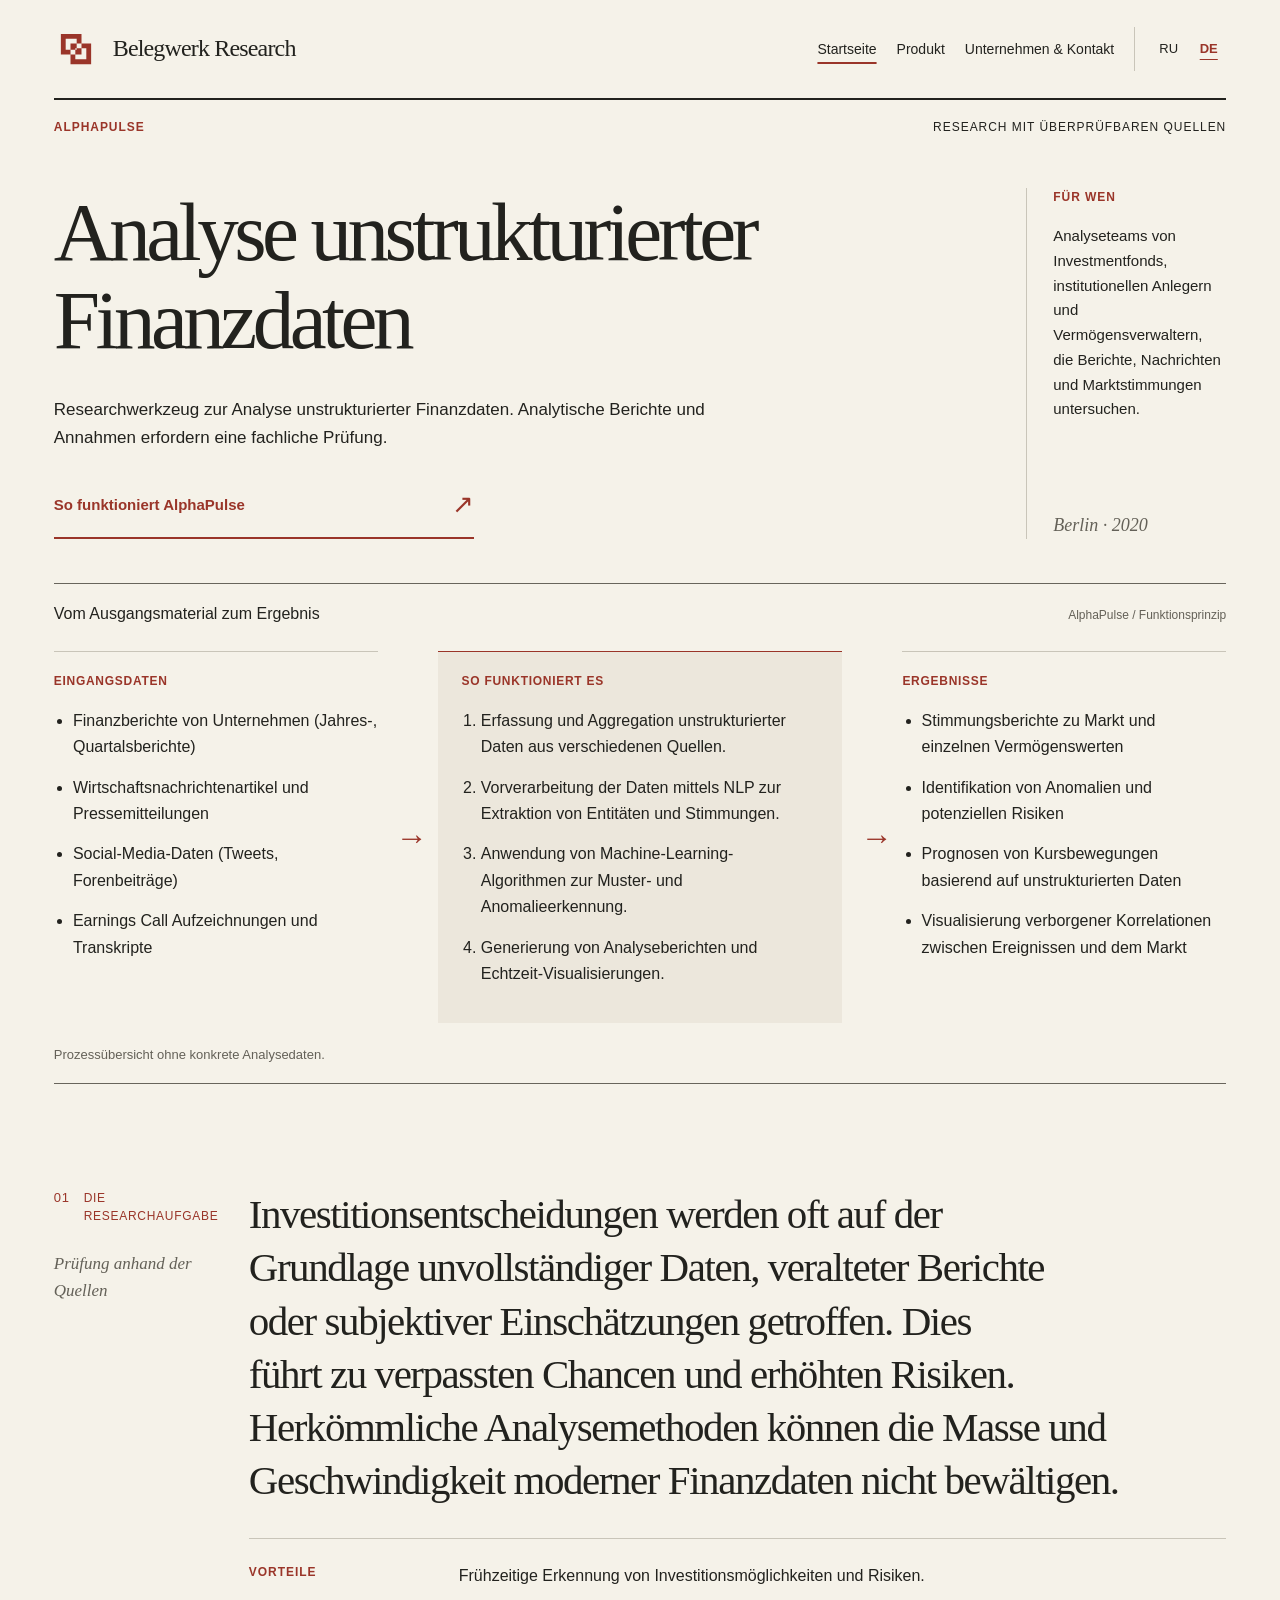
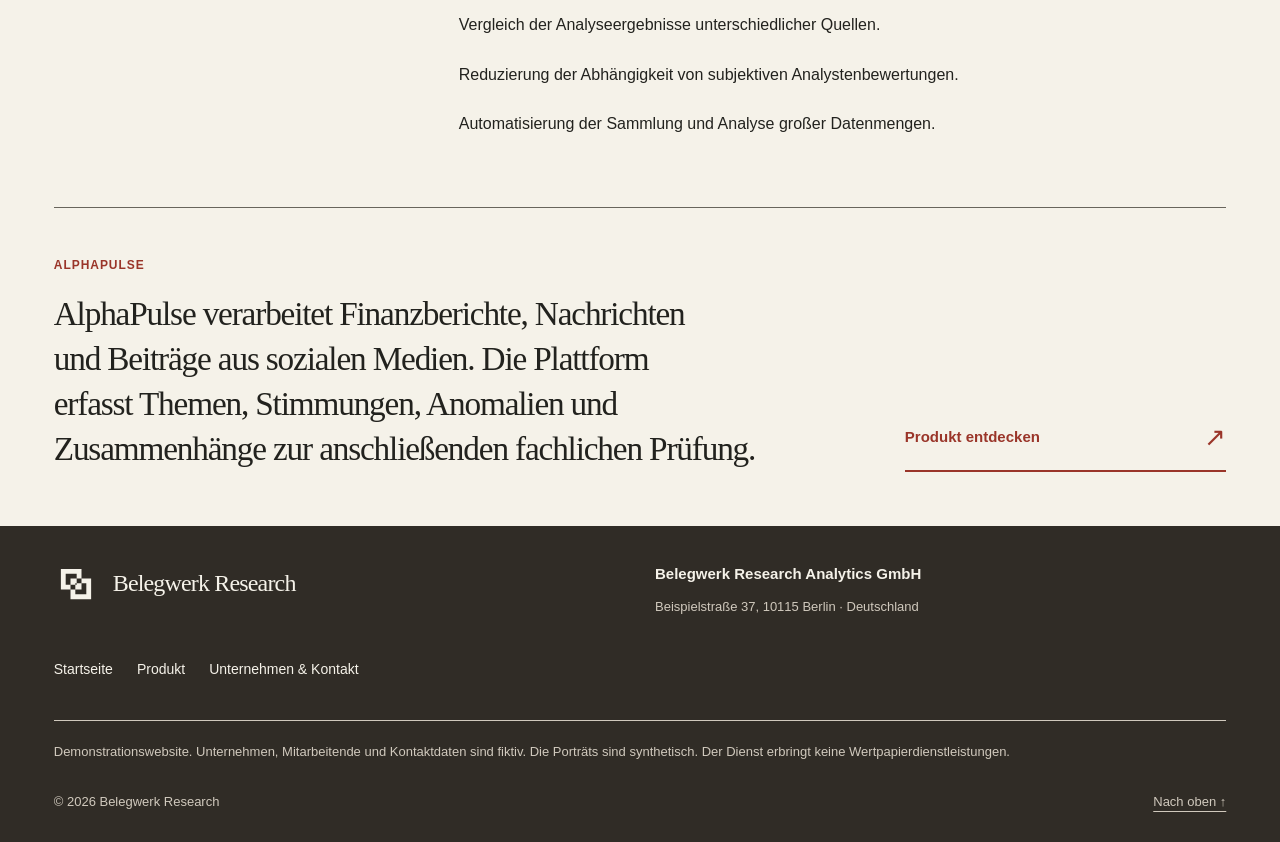
<file: index.html>
<!doctype html>
<html lang="de"><head><meta charset="UTF-8"><meta name="viewport" content="width=device-width,initial-scale=1"><meta name="theme-color" content="#f5f2e9"><title>Belegwerk Research · Startseite</title><meta name="description" content="Researchwerkzeug zur Analyse unstrukturierter Finanzdaten. Analytische Berichte und Annahmen erfordern eine fachliche Prüfung."><link rel="icon" href="assets/favicon.svg" type="image/svg+xml"><link rel="stylesheet" href="assets/styles.css"><link rel="alternate" hreflang="ru" href="ru/index.html"><link rel="alternate" hreflang="de" href="de/index.html"></head>
<body><a class="skip" href="#content">Zum Inhalt</a><div class="page-shell"><header class="site-header"><a class="brand" href="index.html"><img class="brand-mark" src="assets/logo-light.svg" alt="" width="44" height="44"><span>Belegwerk Research</span></a><div class="header-tools"><nav aria-label="Hauptnavigation"><a href="index.html" aria-current="page">Startseite</a><a href="product.html">Produkt</a><a href="about.html">Unternehmen & Kontakt</a></nav><div class="locale-switch" aria-label="Sprache"><a href="ru/index.html" lang="ru" hreflang="ru" aria-label="RU — Русский">RU</a><a href="de/index.html" lang="de" hreflang="de" aria-label="DE — Deutsch" aria-current="true">DE</a></div></div></header><main id="content" tabindex="-1"><section class="hero home-hero"><div class="issue-line"><span>AlphaPulse</span><span>Research mit überprüfbaren Quellen</span></div><div class="hero-layout"><div class="hero-main"><h1>Analyse unstrukturierter Finanzdaten</h1><div class="hero-bottom"><p class="lead">Researchwerkzeug zur Analyse unstrukturierter Finanzdaten. Analytische Berichte und Annahmen erfordern eine fachliche Prüfung.</p><a class="action" href="product.html"><span class="action-label">So funktioniert AlphaPulse</span><span aria-hidden="true">↗</span></a></div></div><aside class="editorial-note"><span class="eyebrow">Für wen</span><p>Analyseteams von Investmentfonds, institutionellen Anlegern und Vermögensverwaltern, die Berichte, Nachrichten und Marktstimmungen untersuchen.</p><span class="note-place">Berlin · 2020</span></aside></div><figure class="evidence-map" id="workflow"><figcaption><h2>Vom Ausgangsmaterial zum Ergebnis</h2><span>AlphaPulse / Funktionsprinzip</span></figcaption><div class="map-flow"><section class="map-stage"><h3>Eingangsdaten</h3><ul class=""><li>Finanzberichte von Unternehmen (Jahres-, Quartalsberichte)</li><li>Wirtschaftsnachrichtenartikel und Pressemitteilungen</li><li>Social-Media-Daten (Tweets, Forenbeiträge)</li><li>Earnings Call Aufzeichnungen und Transkripte</li></ul></section><span class="map-connector" aria-hidden="true">→</span><section class="map-stage map-stage-process"><h3>So funktioniert es</h3><ol><li>Erfassung und Aggregation unstrukturierter Daten aus verschiedenen Quellen.</li><li>Vorverarbeitung der Daten mittels NLP zur Extraktion von Entitäten und Stimmungen.</li><li>Anwendung von Machine-Learning-Algorithmen zur Muster- und Anomalieerkennung.</li><li>Generierung von Analyseberichten und Echtzeit-Visualisierungen.</li></ol></section><span class="map-connector" aria-hidden="true">→</span><section class="map-stage"><h3>Ergebnisse</h3><ul class=""><li>Stimmungsberichte zu Markt und einzelnen Vermögenswerten</li><li>Identifikation von Anomalien und potenziellen Risiken</li><li>Prognosen von Kursbewegungen basierend auf unstrukturierten Daten</li><li>Visualisierung verborgener Korrelationen zwischen Ereignissen und dem Markt</li></ul></section></div><p class="figure-note">Prozessübersicht ohne konkrete Analysedaten.</p></figure></section>
<section class="editorial-section"><div class="section-margin"><div class="folio"><span>01</span><span>Die Researchaufgabe</span></div><p>Prüfung anhand der Quellen</p></div><div class="section-content"><h2 class="statement">Investitionsentscheidungen werden oft auf der Grundlage unvollständiger Daten, veralteter Berichte oder subjektiver Einschätzungen getroffen. Dies führt zu verpassten Chancen und erhöhten Risiken. Herkömmliche Analysemethoden können die Masse und Geschwindigkeit moderner Finanzdaten nicht bewältigen.</h2><div class="benefits"><span class="eyebrow">Vorteile</span><ul class=""><li>Frühzeitige Erkennung von Investitionsmöglichkeiten und Risiken.</li><li>Vergleich der Analyseergebnisse unterschiedlicher Quellen.</li><li>Reduzierung der Abhängigkeit von subjektiven Analystenbewertungen.</li><li>Automatisierung der Sammlung und Analyse großer Datenmengen.</li></ul></div></div></section>
<section class="closing"><div><span class="eyebrow">AlphaPulse</span><h2>AlphaPulse verarbeitet Finanzberichte, Nachrichten und Beiträge aus sozialen Medien. Die Plattform erfasst Themen, Stimmungen, Anomalien und Zusammenhänge zur anschließenden fachlichen Prüfung.</h2></div><a class="action" href="product.html"><span class="action-label">Produkt entdecken</span><span aria-hidden="true">↗</span></a></section></main></div><footer><div class="footer-inner"><div class="footer-top"><a class="brand footer-brand" href="index.html"><img class="brand-mark" src="assets/logo-dark.svg" alt="" width="44" height="44"><span>Belegwerk Research</span></a><div><strong>Belegwerk Research Analytics GmbH</strong><p>Beispielstraße 37, 10115 Berlin · Deutschland</p></div><div class="footer-nav"><a href="index.html">Startseite</a><a href="product.html">Produkt</a><a href="about.html">Unternehmen & Kontakt</a></div></div><div class="footer-note"><p>Demonstrationswebsite. Unternehmen, Mitarbeitende und Kontaktdaten sind fiktiv. Die Porträts sind synthetisch. Der Dienst erbringt keine Wertpapierdienstleistungen.</p><span>© 2026 Belegwerk Research</span><a href="#content">Nach oben ↑</a></div></div></footer></body></html>
</file>
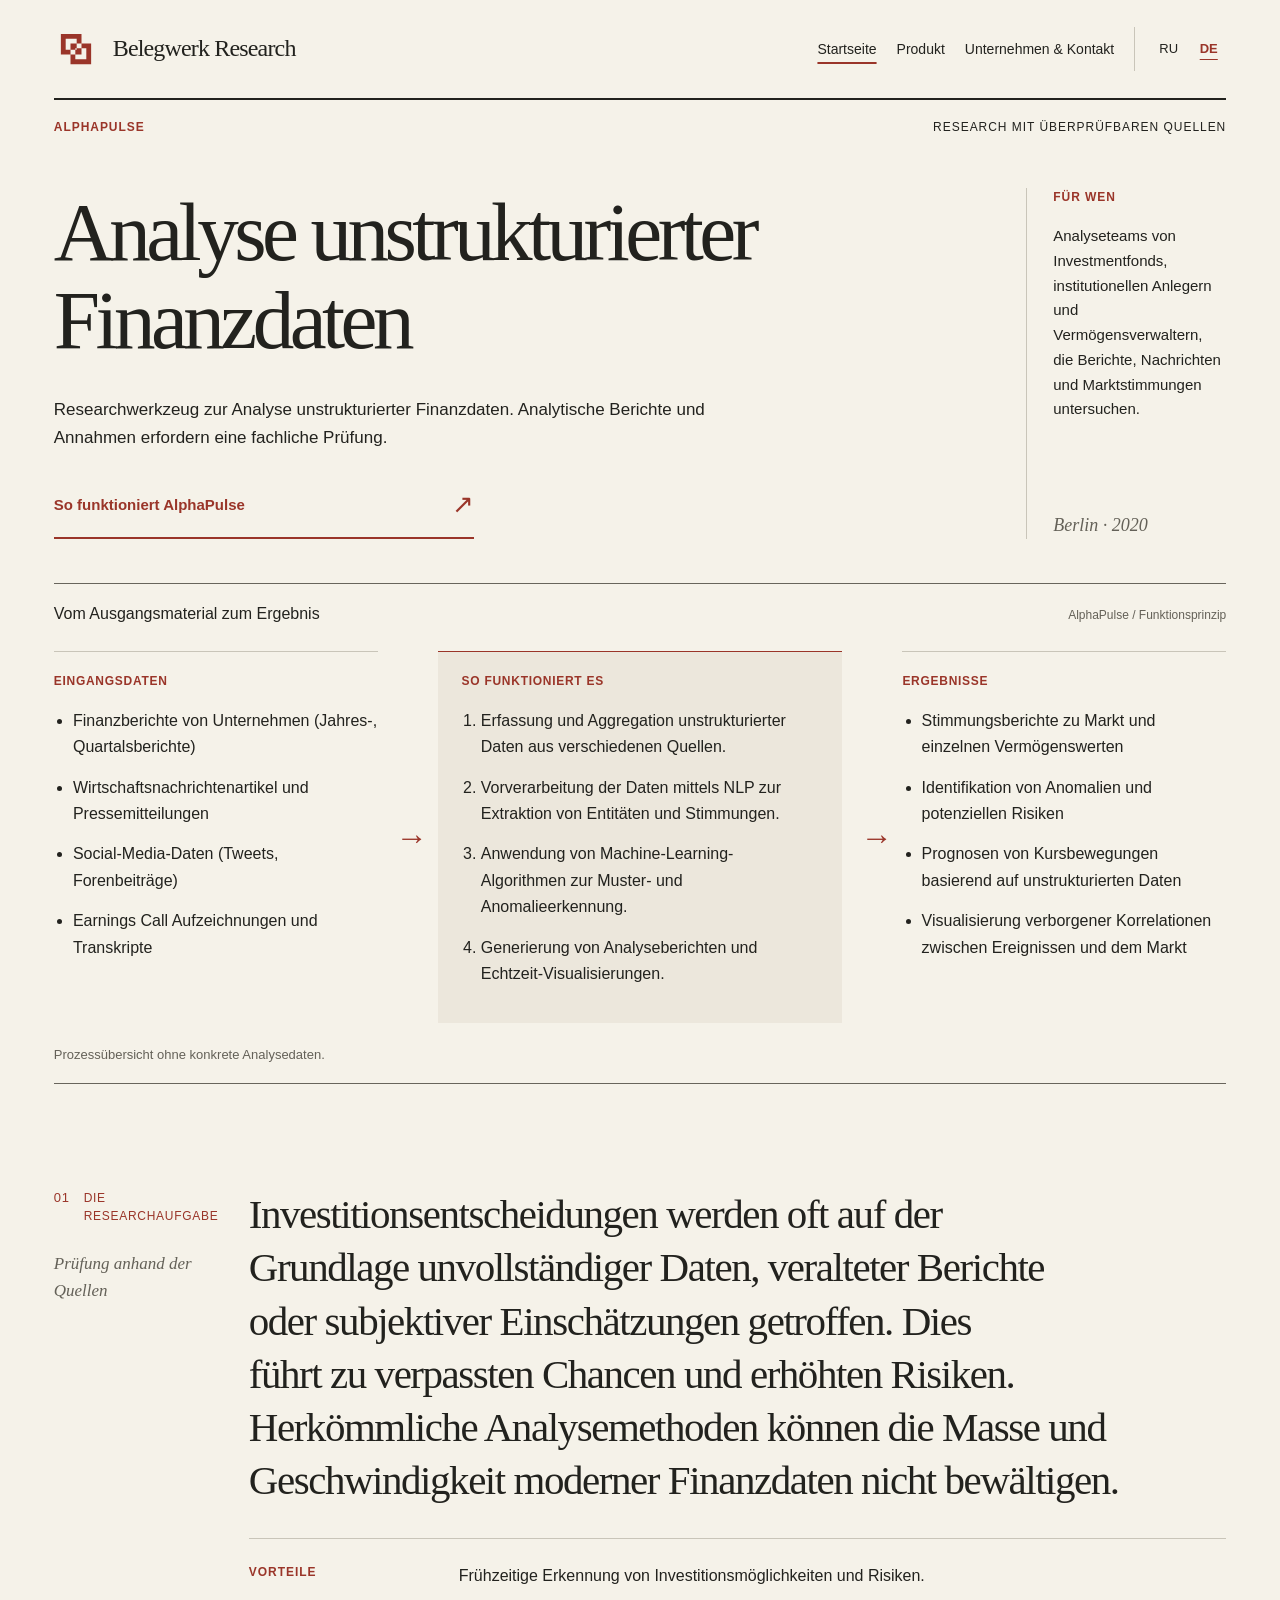
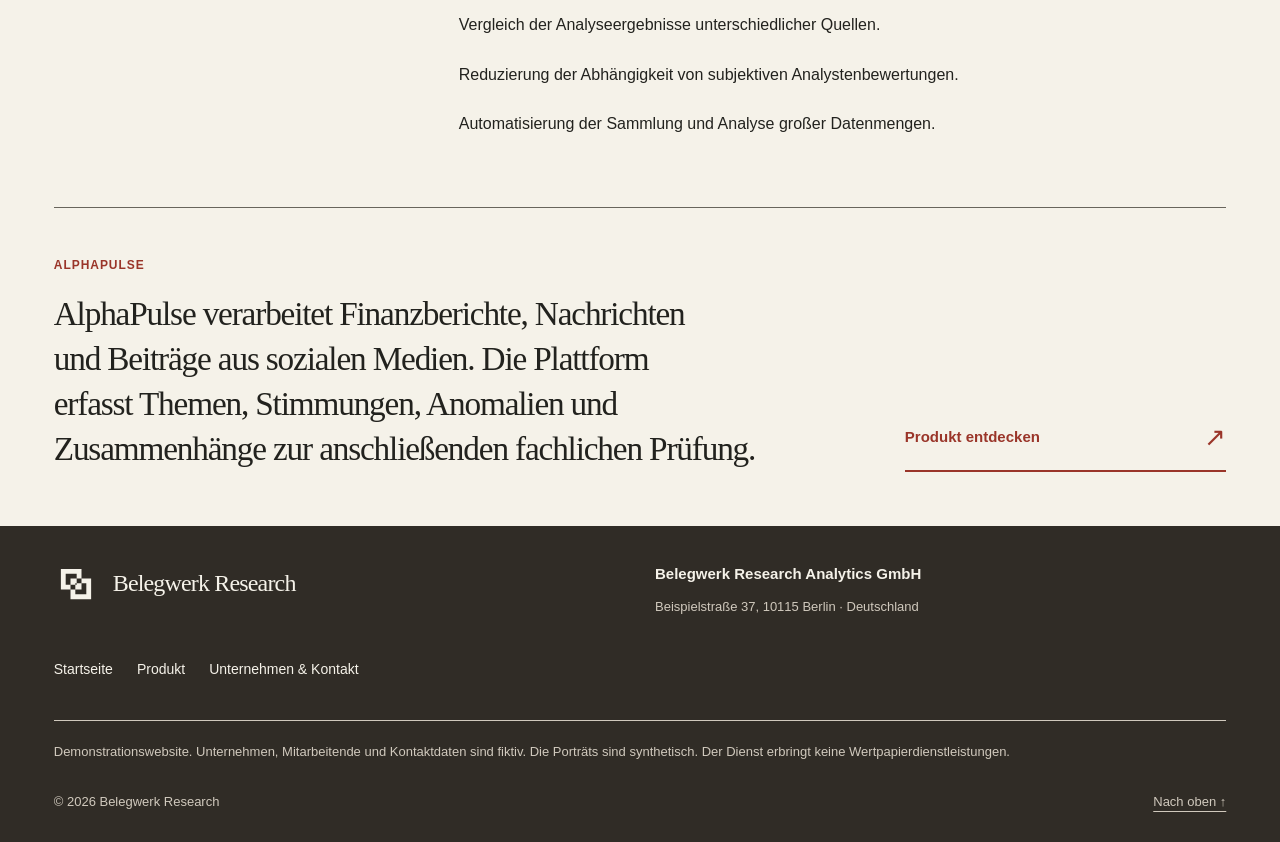
<file: de/index.html>
<!doctype html>
<html lang="de"><head><meta charset="UTF-8"><meta name="viewport" content="width=device-width,initial-scale=1"><meta name="theme-color" content="#f5f2e9"><title>Belegwerk Research · Startseite</title><meta name="description" content="Researchwerkzeug zur Analyse unstrukturierter Finanzdaten. Analytische Berichte und Annahmen erfordern eine fachliche Prüfung."><link rel="icon" href="../assets/favicon.svg" type="image/svg+xml"><link rel="stylesheet" href="../assets/styles.css"><link rel="alternate" hreflang="ru" href="../ru/index.html"><link rel="alternate" hreflang="de" href="../de/index.html"></head>
<body><a class="skip" href="#content">Zum Inhalt</a><div class="page-shell"><header class="site-header"><a class="brand" href="index.html"><img class="brand-mark" src="../assets/logo-light.svg" alt="" width="44" height="44"><span>Belegwerk Research</span></a><div class="header-tools"><nav aria-label="Hauptnavigation"><a href="index.html" aria-current="page">Startseite</a><a href="product.html">Produkt</a><a href="about.html">Unternehmen & Kontakt</a></nav><div class="locale-switch" aria-label="Sprache"><a href="../ru/index.html" lang="ru" hreflang="ru" aria-label="RU — Русский">RU</a><a href="../de/index.html" lang="de" hreflang="de" aria-label="DE — Deutsch" aria-current="true">DE</a></div></div></header><main id="content" tabindex="-1"><section class="hero home-hero"><div class="issue-line"><span>AlphaPulse</span><span>Research mit überprüfbaren Quellen</span></div><div class="hero-layout"><div class="hero-main"><h1>Analyse unstrukturierter Finanzdaten</h1><div class="hero-bottom"><p class="lead">Researchwerkzeug zur Analyse unstrukturierter Finanzdaten. Analytische Berichte und Annahmen erfordern eine fachliche Prüfung.</p><a class="action" href="product.html"><span class="action-label">So funktioniert AlphaPulse</span><span aria-hidden="true">↗</span></a></div></div><aside class="editorial-note"><span class="eyebrow">Für wen</span><p>Analyseteams von Investmentfonds, institutionellen Anlegern und Vermögensverwaltern, die Berichte, Nachrichten und Marktstimmungen untersuchen.</p><span class="note-place">Berlin · 2020</span></aside></div><figure class="evidence-map" id="workflow"><figcaption><h2>Vom Ausgangsmaterial zum Ergebnis</h2><span>AlphaPulse / Funktionsprinzip</span></figcaption><div class="map-flow"><section class="map-stage"><h3>Eingangsdaten</h3><ul class=""><li>Finanzberichte von Unternehmen (Jahres-, Quartalsberichte)</li><li>Wirtschaftsnachrichtenartikel und Pressemitteilungen</li><li>Social-Media-Daten (Tweets, Forenbeiträge)</li><li>Earnings Call Aufzeichnungen und Transkripte</li></ul></section><span class="map-connector" aria-hidden="true">→</span><section class="map-stage map-stage-process"><h3>So funktioniert es</h3><ol><li>Erfassung und Aggregation unstrukturierter Daten aus verschiedenen Quellen.</li><li>Vorverarbeitung der Daten mittels NLP zur Extraktion von Entitäten und Stimmungen.</li><li>Anwendung von Machine-Learning-Algorithmen zur Muster- und Anomalieerkennung.</li><li>Generierung von Analyseberichten und Echtzeit-Visualisierungen.</li></ol></section><span class="map-connector" aria-hidden="true">→</span><section class="map-stage"><h3>Ergebnisse</h3><ul class=""><li>Stimmungsberichte zu Markt und einzelnen Vermögenswerten</li><li>Identifikation von Anomalien und potenziellen Risiken</li><li>Prognosen von Kursbewegungen basierend auf unstrukturierten Daten</li><li>Visualisierung verborgener Korrelationen zwischen Ereignissen und dem Markt</li></ul></section></div><p class="figure-note">Prozessübersicht ohne konkrete Analysedaten.</p></figure></section>
<section class="editorial-section"><div class="section-margin"><div class="folio"><span>01</span><span>Die Researchaufgabe</span></div><p>Prüfung anhand der Quellen</p></div><div class="section-content"><h2 class="statement">Investitionsentscheidungen werden oft auf der Grundlage unvollständiger Daten, veralteter Berichte oder subjektiver Einschätzungen getroffen. Dies führt zu verpassten Chancen und erhöhten Risiken. Herkömmliche Analysemethoden können die Masse und Geschwindigkeit moderner Finanzdaten nicht bewältigen.</h2><div class="benefits"><span class="eyebrow">Vorteile</span><ul class=""><li>Frühzeitige Erkennung von Investitionsmöglichkeiten und Risiken.</li><li>Vergleich der Analyseergebnisse unterschiedlicher Quellen.</li><li>Reduzierung der Abhängigkeit von subjektiven Analystenbewertungen.</li><li>Automatisierung der Sammlung und Analyse großer Datenmengen.</li></ul></div></div></section>
<section class="closing"><div><span class="eyebrow">AlphaPulse</span><h2>AlphaPulse verarbeitet Finanzberichte, Nachrichten und Beiträge aus sozialen Medien. Die Plattform erfasst Themen, Stimmungen, Anomalien und Zusammenhänge zur anschließenden fachlichen Prüfung.</h2></div><a class="action" href="product.html"><span class="action-label">Produkt entdecken</span><span aria-hidden="true">↗</span></a></section></main></div><footer><div class="footer-inner"><div class="footer-top"><a class="brand footer-brand" href="index.html"><img class="brand-mark" src="../assets/logo-dark.svg" alt="" width="44" height="44"><span>Belegwerk Research</span></a><div><strong>Belegwerk Research Analytics GmbH</strong><p>Beispielstraße 37, 10115 Berlin · Deutschland</p></div><div class="footer-nav"><a href="index.html">Startseite</a><a href="product.html">Produkt</a><a href="about.html">Unternehmen & Kontakt</a></div></div><div class="footer-note"><p>Demonstrationswebsite. Unternehmen, Mitarbeitende und Kontaktdaten sind fiktiv. Die Porträts sind synthetisch. Der Dienst erbringt keine Wertpapierdienstleistungen.</p><span>© 2026 Belegwerk Research</span><a href="#content">Nach oben ↑</a></div></div></footer></body></html>
</file>
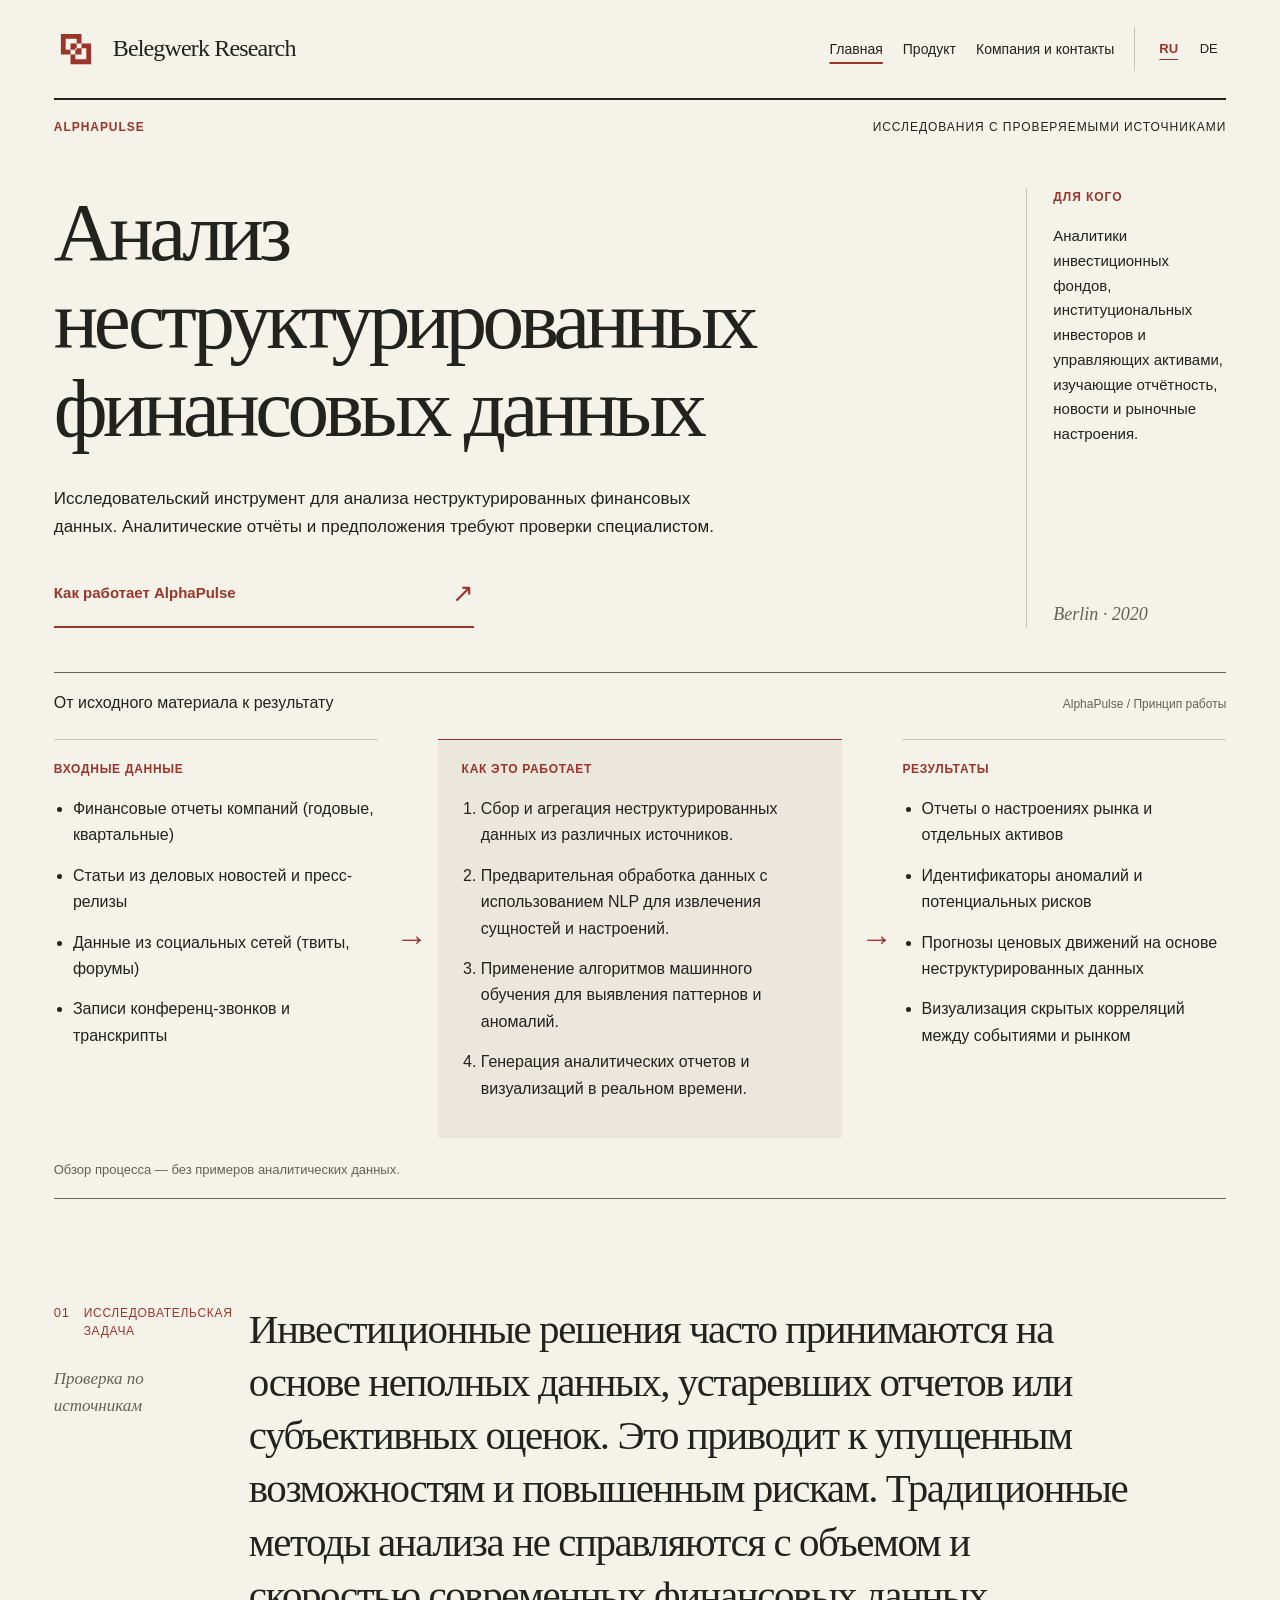
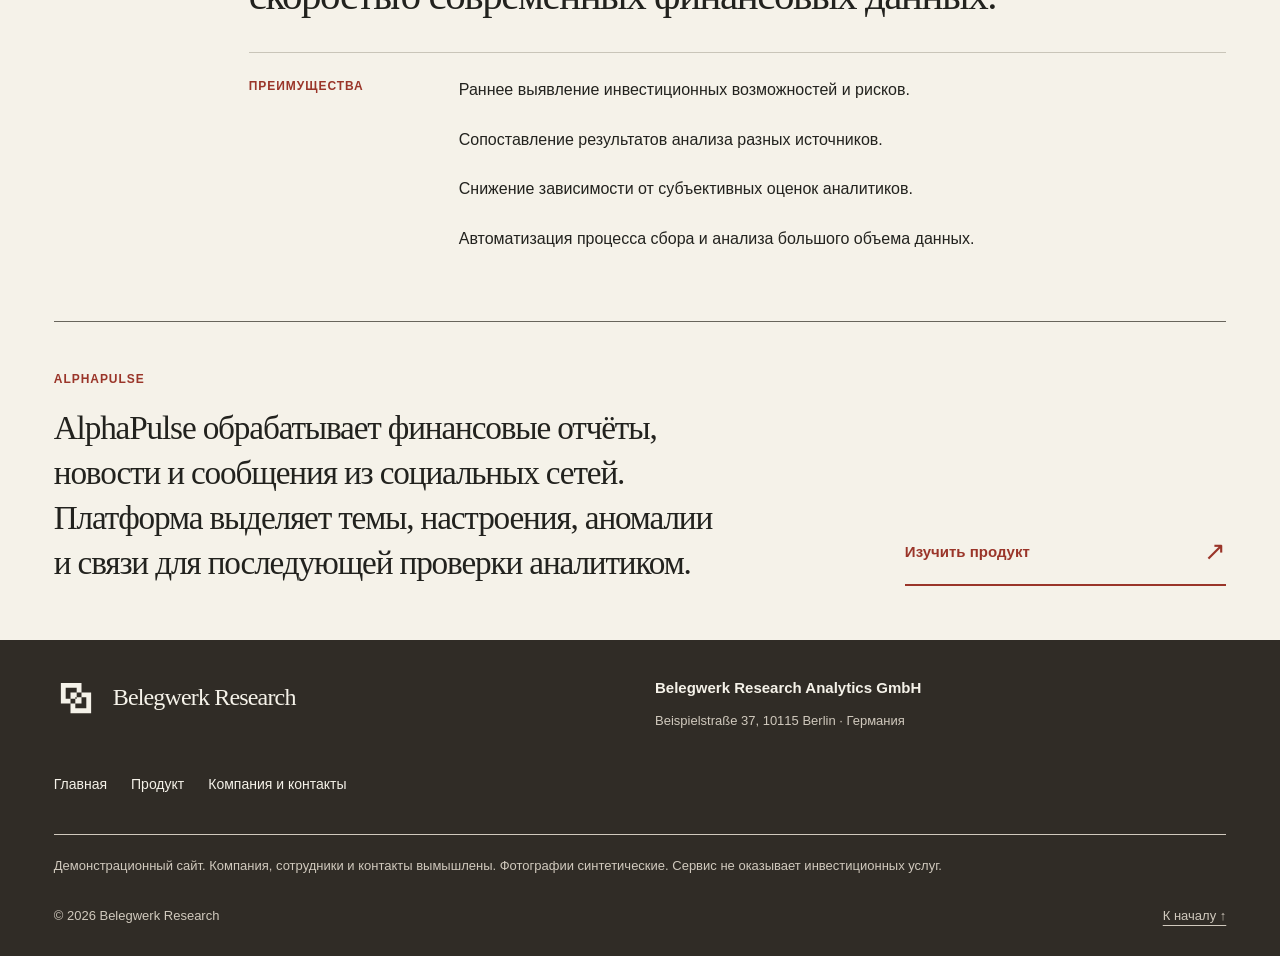
<file: ru/index.html>
<!doctype html>
<html lang="ru"><head><meta charset="UTF-8"><meta name="viewport" content="width=device-width,initial-scale=1"><meta name="theme-color" content="#f5f2e9"><title>Belegwerk Research · Главная</title><meta name="description" content="Исследовательский инструмент для анализа неструктурированных финансовых данных. Аналитические отчёты и предположения требуют проверки специалистом."><link rel="icon" href="../assets/favicon.svg" type="image/svg+xml"><link rel="stylesheet" href="../assets/styles.css"><link rel="alternate" hreflang="ru" href="../ru/index.html"><link rel="alternate" hreflang="de" href="../de/index.html"></head>
<body><a class="skip" href="#content">К содержимому</a><div class="page-shell"><header class="site-header"><a class="brand" href="index.html"><img class="brand-mark" src="../assets/logo-light.svg" alt="" width="44" height="44"><span>Belegwerk Research</span></a><div class="header-tools"><nav aria-label="Основная навигация"><a href="index.html" aria-current="page">Главная</a><a href="product.html">Продукт</a><a href="about.html">Компания и контакты</a></nav><div class="locale-switch" aria-label="Язык сайта"><a href="../ru/index.html" lang="ru" hreflang="ru" aria-label="RU — Русский" aria-current="true">RU</a><a href="../de/index.html" lang="de" hreflang="de" aria-label="DE — Deutsch">DE</a></div></div></header><main id="content" tabindex="-1"><section class="hero home-hero"><div class="issue-line"><span>AlphaPulse</span><span>Исследования с проверяемыми источниками</span></div><div class="hero-layout"><div class="hero-main"><h1>Анализ неструктурированных финансовых данных</h1><div class="hero-bottom"><p class="lead">Исследовательский инструмент для анализа неструктурированных финансовых данных. Аналитические отчёты и предположения требуют проверки специалистом.</p><a class="action" href="product.html"><span class="action-label">Как работает AlphaPulse</span><span aria-hidden="true">↗</span></a></div></div><aside class="editorial-note"><span class="eyebrow">Для кого</span><p>Аналитики инвестиционных фондов, институциональных инвесторов и управляющих активами, изучающие отчётность, новости и рыночные настроения.</p><span class="note-place">Berlin · 2020</span></aside></div><figure class="evidence-map" id="workflow"><figcaption><h2>От исходного материала к результату</h2><span>AlphaPulse / Принцип работы</span></figcaption><div class="map-flow"><section class="map-stage"><h3>Входные данные</h3><ul class=""><li>Финансовые отчеты компаний (годовые, квартальные)</li><li>Статьи из деловых новостей и пресс-релизы</li><li>Данные из социальных сетей (твиты, форумы)</li><li>Записи конференц-звонков и транскрипты</li></ul></section><span class="map-connector" aria-hidden="true">→</span><section class="map-stage map-stage-process"><h3>Как это работает</h3><ol><li>Сбор и агрегация неструктурированных данных из различных источников.</li><li>Предварительная обработка данных с использованием NLP для извлечения сущностей и настроений.</li><li>Применение алгоритмов машинного обучения для выявления паттернов и аномалий.</li><li>Генерация аналитических отчетов и визуализаций в реальном времени.</li></ol></section><span class="map-connector" aria-hidden="true">→</span><section class="map-stage"><h3>Результаты</h3><ul class=""><li>Отчеты о настроениях рынка и отдельных активов</li><li>Идентификаторы аномалий и потенциальных рисков</li><li>Прогнозы ценовых движений на основе неструктурированных данных</li><li>Визуализация скрытых корреляций между событиями и рынком</li></ul></section></div><p class="figure-note">Обзор процесса — без примеров аналитических данных.</p></figure></section>
<section class="editorial-section"><div class="section-margin"><div class="folio"><span>01</span><span>Исследовательская задача</span></div><p>Проверка по источникам</p></div><div class="section-content"><h2 class="statement">Инвестиционные решения часто принимаются на основе неполных данных, устаревших отчетов или субъективных оценок. Это приводит к упущенным возможностям и повышенным рискам. Традиционные методы анализа не справляются с объемом и скоростью современных финансовых данных.</h2><div class="benefits"><span class="eyebrow">Преимущества</span><ul class=""><li>Раннее выявление инвестиционных возможностей и рисков.</li><li>Сопоставление результатов анализа разных источников.</li><li>Снижение зависимости от субъективных оценок аналитиков.</li><li>Автоматизация процесса сбора и анализа большого объема данных.</li></ul></div></div></section>
<section class="closing"><div><span class="eyebrow">AlphaPulse</span><h2>AlphaPulse обрабатывает финансовые отчёты, новости и сообщения из социальных сетей. Платформа выделяет темы, настроения, аномалии и связи для последующей проверки аналитиком.</h2></div><a class="action" href="product.html"><span class="action-label">Изучить продукт</span><span aria-hidden="true">↗</span></a></section></main></div><footer><div class="footer-inner"><div class="footer-top"><a class="brand footer-brand" href="index.html"><img class="brand-mark" src="../assets/logo-dark.svg" alt="" width="44" height="44"><span>Belegwerk Research</span></a><div><strong>Belegwerk Research Analytics GmbH</strong><p>Beispielstraße 37, 10115 Berlin · Германия</p></div><div class="footer-nav"><a href="index.html">Главная</a><a href="product.html">Продукт</a><a href="about.html">Компания и контакты</a></div></div><div class="footer-note"><p>Демонстрационный сайт. Компания, сотрудники и контакты вымышлены. Фотографии синтетические. Сервис не оказывает инвестиционных услуг.</p><span>© 2026 Belegwerk Research</span><a href="#content">К началу ↑</a></div></div></footer></body></html>
</file>
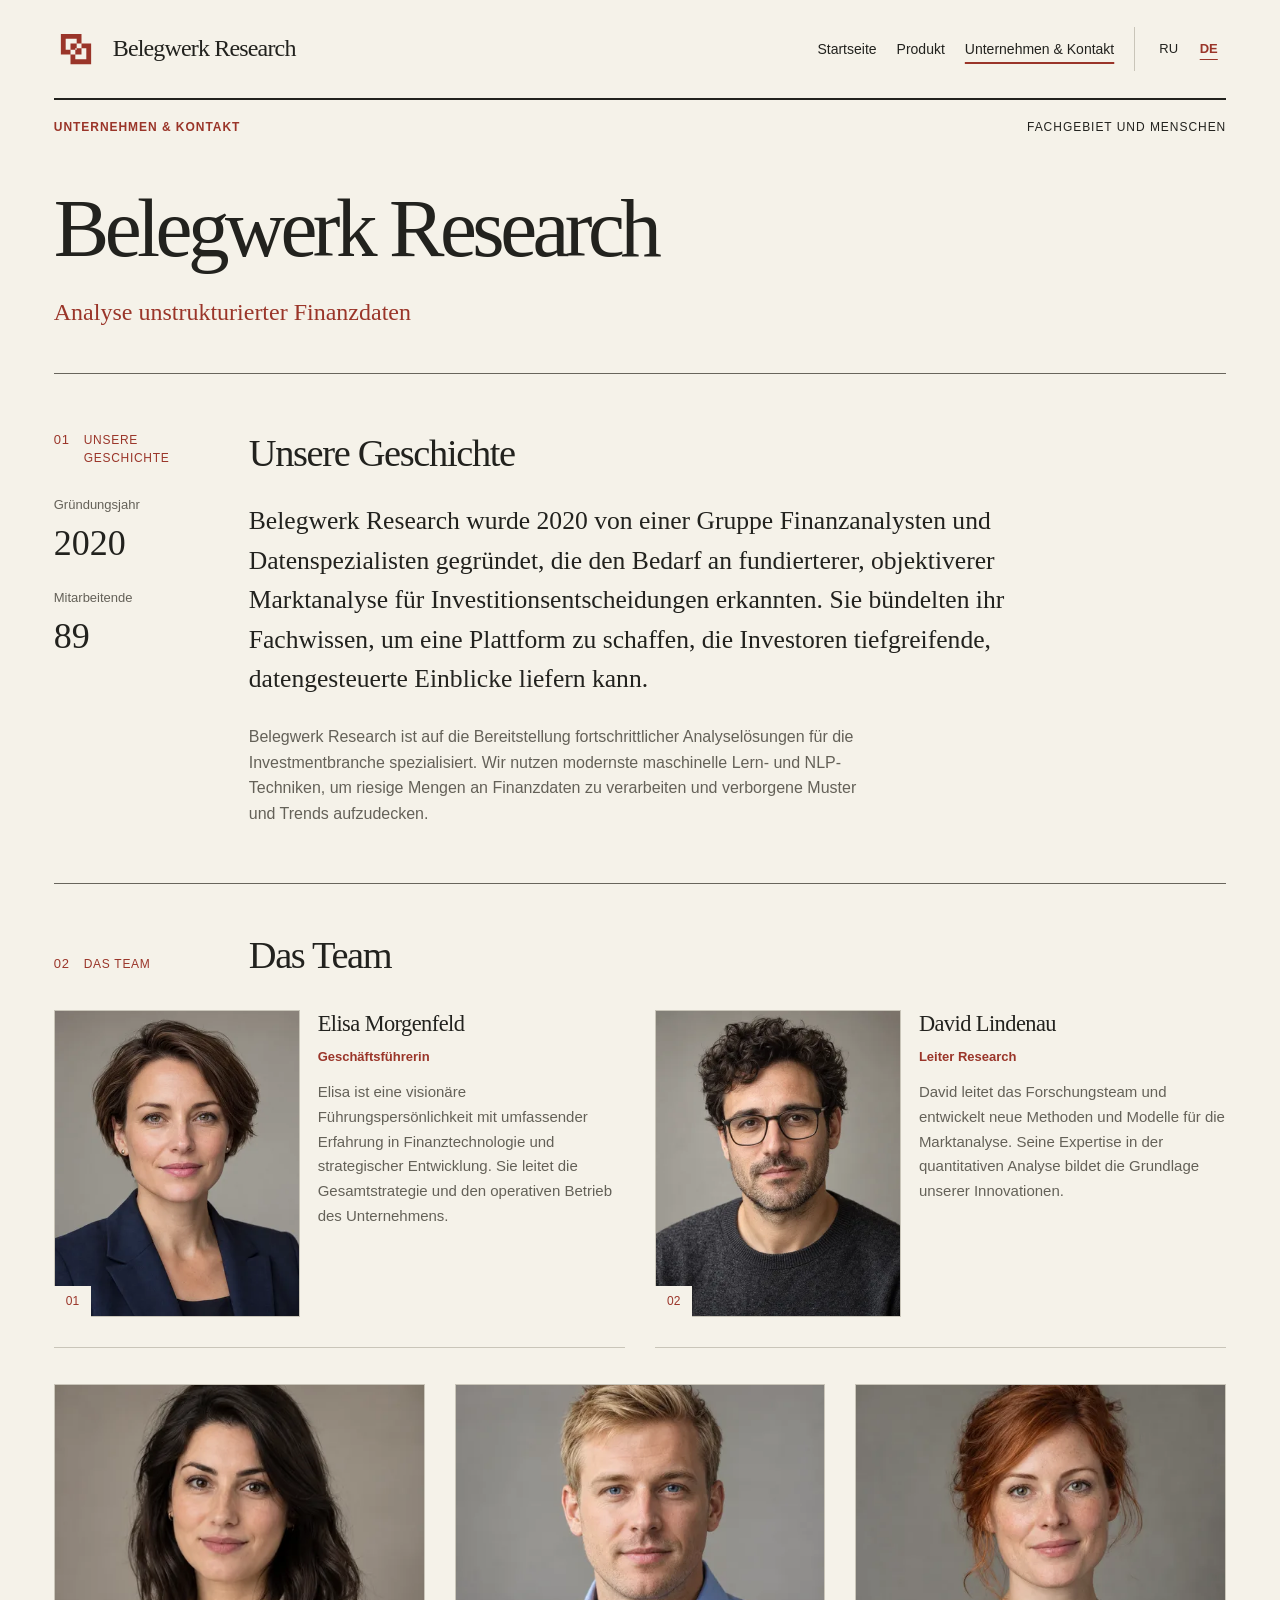
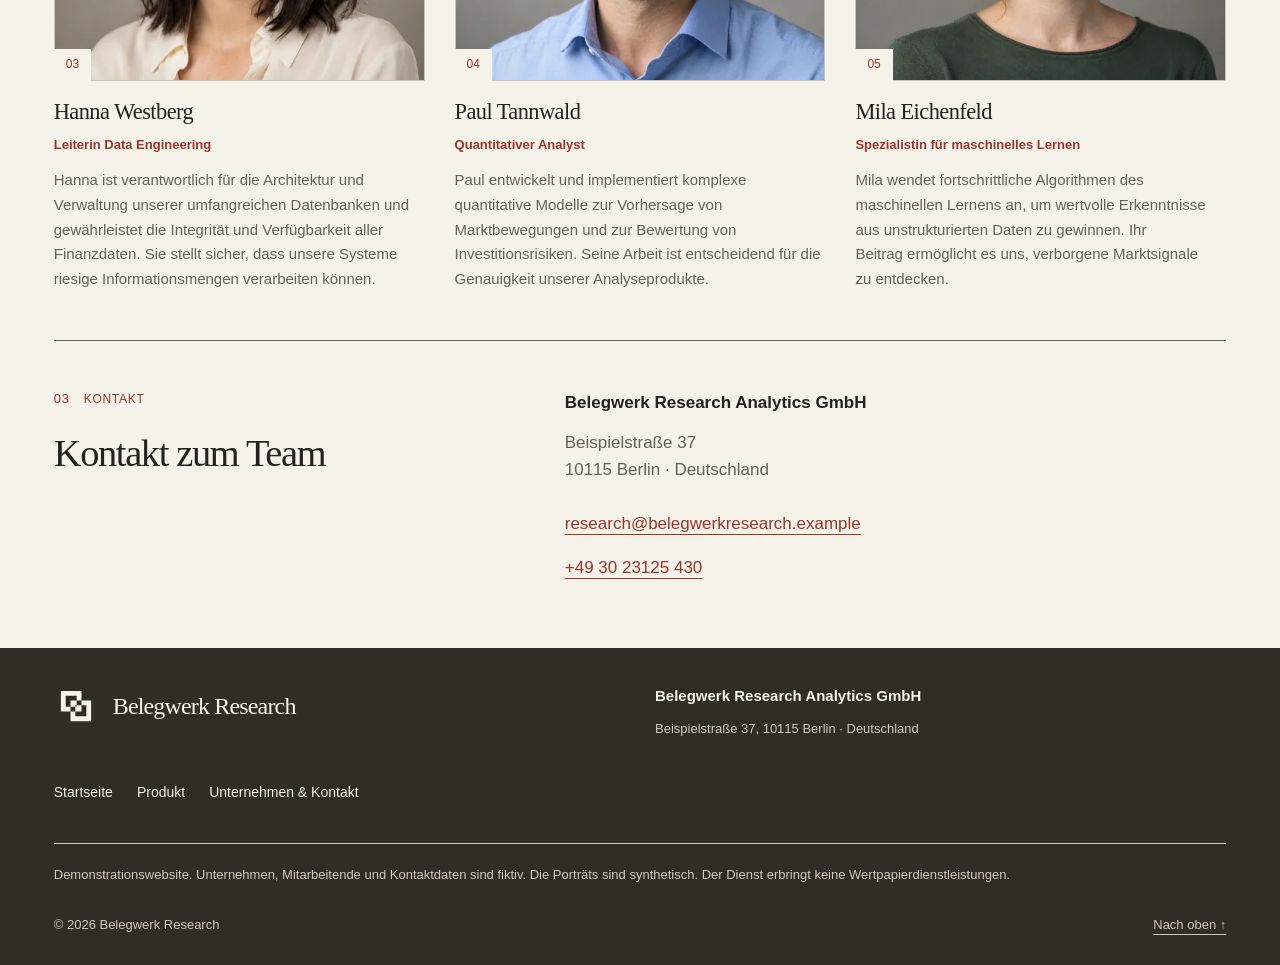
<file: about.html>
<!doctype html>
<html lang="de"><head><meta charset="UTF-8"><meta name="viewport" content="width=device-width,initial-scale=1"><meta name="theme-color" content="#f5f2e9"><title>Belegwerk Research · Unternehmen & Kontakt</title><meta name="description" content="Researchwerkzeug zur Analyse unstrukturierter Finanzdaten. Analytische Berichte und Annahmen erfordern eine fachliche Prüfung."><link rel="icon" href="assets/favicon.svg" type="image/svg+xml"><link rel="stylesheet" href="assets/styles.css"><link rel="alternate" hreflang="ru" href="ru/about.html"><link rel="alternate" hreflang="de" href="de/about.html"></head>
<body><a class="skip" href="#content">Zum Inhalt</a><div class="page-shell"><header class="site-header"><a class="brand" href="index.html"><img class="brand-mark" src="assets/logo-light.svg" alt="" width="44" height="44"><span>Belegwerk Research</span></a><div class="header-tools"><nav aria-label="Hauptnavigation"><a href="index.html">Startseite</a><a href="product.html">Produkt</a><a href="about.html" aria-current="page">Unternehmen & Kontakt</a></nav><div class="locale-switch" aria-label="Sprache"><a href="ru/about.html" lang="ru" hreflang="ru" aria-label="RU — Русский">RU</a><a href="de/about.html" lang="de" hreflang="de" aria-label="DE — Deutsch" aria-current="true">DE</a></div></div></header><main id="content" tabindex="-1"><section class="hero company-hero"><div class="issue-line"><span>Unternehmen & Kontakt</span><span>Fachgebiet und Menschen</span></div><h1>Belegwerk Research</h1><p class="company-specialization">Analyse unstrukturierter Finanzdaten</p></section>
<section class="editorial-section story-section"><div class="section-margin"><div class="folio"><span>01</span><span>Unsere Geschichte</span></div><dl class="company-facts"><div><dt>Gründungsjahr</dt><dd>2020</dd></div><div><dt>Mitarbeitende</dt><dd>89</dd></div></dl></div><div class="section-content"><h2 class="section-title">Unsere Geschichte</h2><p class="story">Belegwerk Research wurde 2020 von einer Gruppe Finanzanalysten und Datenspezialisten gegründet, die den Bedarf an fundierterer, objektiverer Marktanalyse für Investitionsentscheidungen erkannten. Sie bündelten ihr Fachwissen, um eine Plattform zu schaffen, die Investoren tiefgreifende, datengesteuerte Einblicke liefern kann.</p><p class="activity">Belegwerk Research ist auf die Bereitstellung fortschrittlicher Analyselösungen für die Investmentbranche spezialisiert. Wir nutzen modernste maschinelle Lern- und NLP-Techniken, um riesige Mengen an Finanzdaten zu verarbeiten und verborgene Muster und Trends aufzudecken.</p></div></section>
<section class="team-section"><div class="section-top"><div class="folio"><span>02</span><span>Das Team</span></div><h2>Das Team</h2></div><div class="team"><article class="person"><div class="portrait"><img src="assets/team/employee-1.webp" alt="Elisa Morgenfeld — Synthetisches Demonstrationsporträt" width="480" height="480" loading="lazy"><span aria-hidden="true">01</span></div><div class="person-copy"><h3>Elisa Morgenfeld</h3><p class="role">Geschäftsführerin</p><p class="bio">Elisa ist eine visionäre Führungspersönlichkeit mit umfassender Erfahrung in Finanztechnologie und strategischer Entwicklung. Sie leitet die Gesamtstrategie und den operativen Betrieb des Unternehmens.</p></div></article><article class="person"><div class="portrait"><img src="assets/team/employee-2.webp" alt="David Lindenau — Synthetisches Demonstrationsporträt" width="480" height="480" loading="lazy"><span aria-hidden="true">02</span></div><div class="person-copy"><h3>David Lindenau</h3><p class="role">Leiter Research</p><p class="bio">David leitet das Forschungsteam und entwickelt neue Methoden und Modelle für die Marktanalyse. Seine Expertise in der quantitativen Analyse bildet die Grundlage unserer Innovationen.</p></div></article><article class="person"><div class="portrait"><img src="assets/team/employee-3.webp" alt="Hanna Westberg — Synthetisches Demonstrationsporträt" width="480" height="480" loading="lazy"><span aria-hidden="true">03</span></div><div class="person-copy"><h3>Hanna Westberg</h3><p class="role">Leiterin Data Engineering</p><p class="bio">Hanna ist verantwortlich für die Architektur und Verwaltung unserer umfangreichen Datenbanken und gewährleistet die Integrität und Verfügbarkeit aller Finanzdaten. Sie stellt sicher, dass unsere Systeme riesige Informationsmengen verarbeiten können.</p></div></article><article class="person"><div class="portrait"><img src="assets/team/employee-4.webp" alt="Paul Tannwald — Synthetisches Demonstrationsporträt" width="480" height="480" loading="lazy"><span aria-hidden="true">04</span></div><div class="person-copy"><h3>Paul Tannwald</h3><p class="role">Quantitativer Analyst</p><p class="bio">Paul entwickelt und implementiert komplexe quantitative Modelle zur Vorhersage von Marktbewegungen und zur Bewertung von Investitionsrisiken. Seine Arbeit ist entscheidend für die Genauigkeit unserer Analyseprodukte.</p></div></article><article class="person"><div class="portrait"><img src="assets/team/employee-5.webp" alt="Mila Eichenfeld — Synthetisches Demonstrationsporträt" width="480" height="480" loading="lazy"><span aria-hidden="true">05</span></div><div class="person-copy"><h3>Mila Eichenfeld</h3><p class="role">Spezialistin für maschinelles Lernen</p><p class="bio">Mila wendet fortschrittliche Algorithmen des maschinellen Lernens an, um wertvolle Erkenntnisse aus unstrukturierten Daten zu gewinnen. Ihr Beitrag ermöglicht es uns, verborgene Marktsignale zu entdecken.</p></div></article></div></section>
<section class="contact-section" id="contact"><div><div class="folio"><span>03</span><span>Kontakt</span></div><h2>Kontakt zum Team</h2></div><address><strong>Belegwerk Research Analytics GmbH</strong><p>Beispielstraße 37<br>10115 Berlin · Deutschland</p><a href="mailto:research@belegwerkresearch.example">research@belegwerkresearch.example</a><a href="tel:+493023125430">+49 30 23125 430</a></address></section></main></div><footer><div class="footer-inner"><div class="footer-top"><a class="brand footer-brand" href="index.html"><img class="brand-mark" src="assets/logo-dark.svg" alt="" width="44" height="44"><span>Belegwerk Research</span></a><div><strong>Belegwerk Research Analytics GmbH</strong><p>Beispielstraße 37, 10115 Berlin · Deutschland</p></div><div class="footer-nav"><a href="index.html">Startseite</a><a href="product.html">Produkt</a><a href="about.html">Unternehmen & Kontakt</a></div></div><div class="footer-note"><p>Demonstrationswebsite. Unternehmen, Mitarbeitende und Kontaktdaten sind fiktiv. Die Porträts sind synthetisch. Der Dienst erbringt keine Wertpapierdienstleistungen.</p><span>© 2026 Belegwerk Research</span><a href="#content">Nach oben ↑</a></div></div></footer></body></html>
</file>
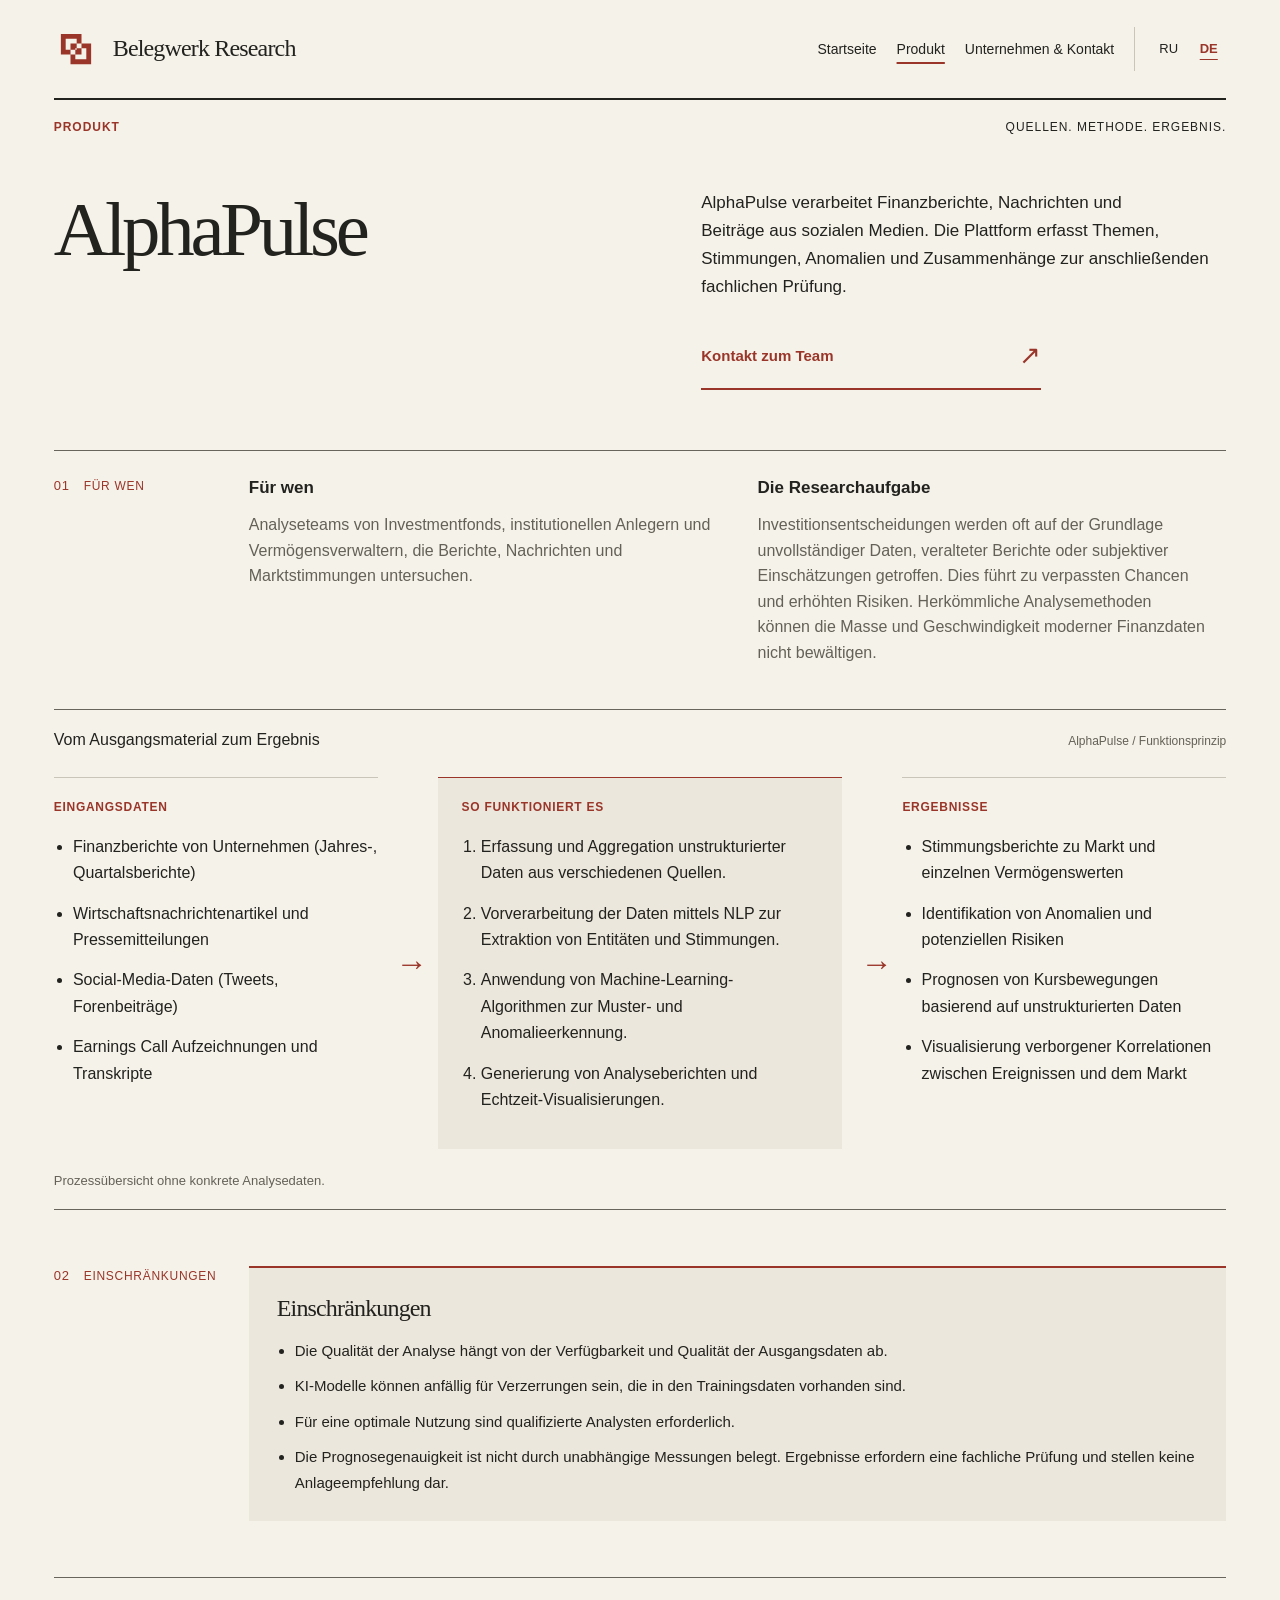
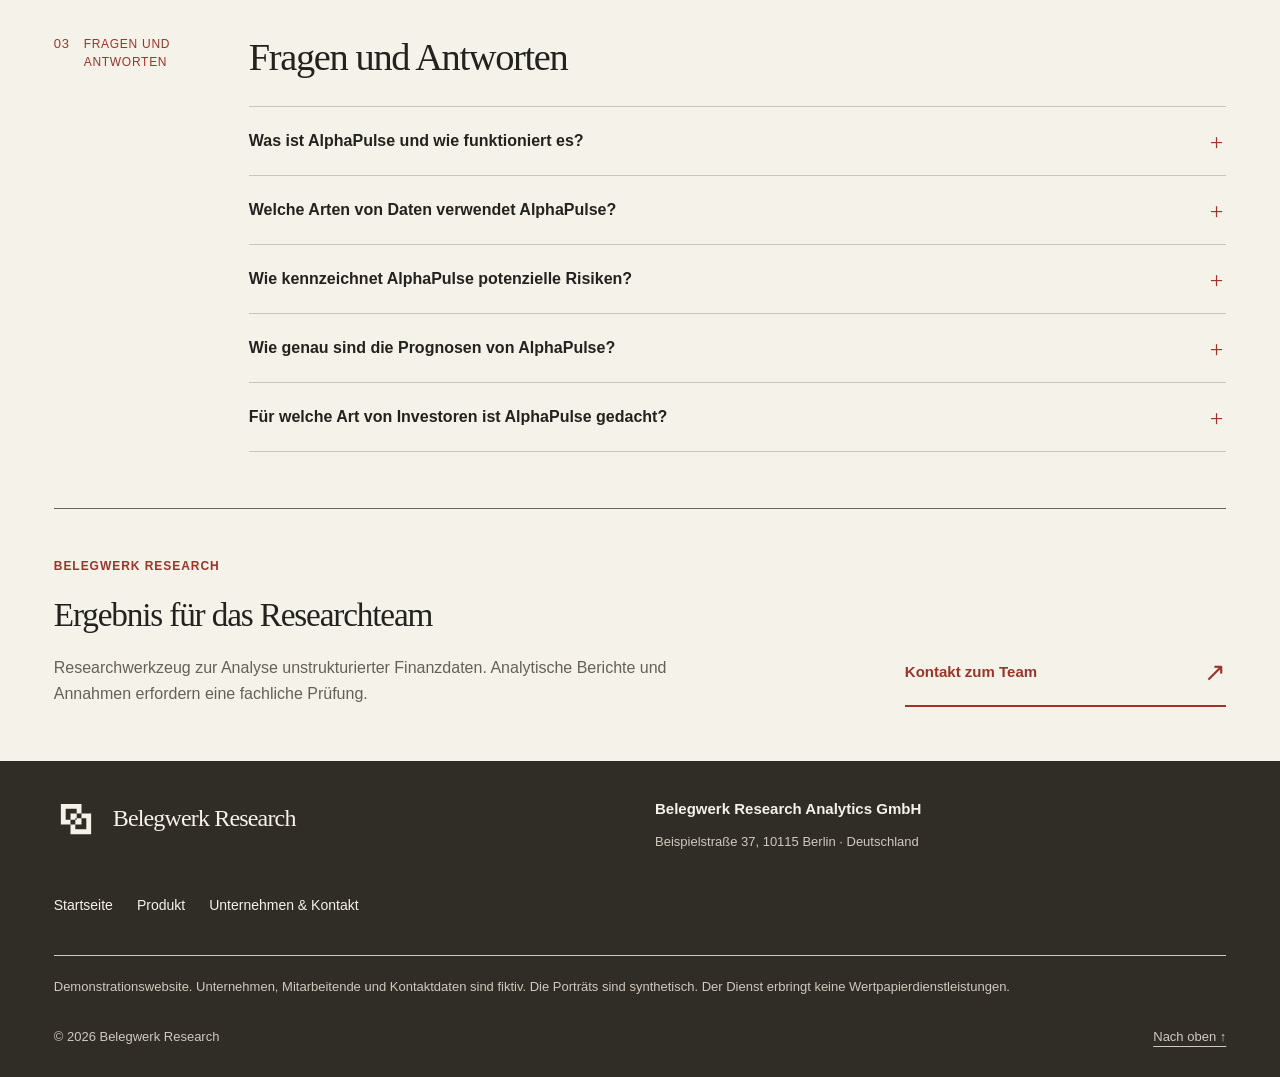
<file: product.html>
<!doctype html>
<html lang="de"><head><meta charset="UTF-8"><meta name="viewport" content="width=device-width,initial-scale=1"><meta name="theme-color" content="#f5f2e9"><title>Belegwerk Research · Produkt</title><meta name="description" content="AlphaPulse verarbeitet Finanzberichte, Nachrichten und Beiträge aus sozialen Medien. Die Plattform erfasst Themen, Stimmungen, Anomalien und Zusammenhänge zur anschließenden fachlichen Prüfung."><link rel="icon" href="assets/favicon.svg" type="image/svg+xml"><link rel="stylesheet" href="assets/styles.css"><link rel="alternate" hreflang="ru" href="ru/product.html"><link rel="alternate" hreflang="de" href="de/product.html"></head>
<body><a class="skip" href="#content">Zum Inhalt</a><div class="page-shell"><header class="site-header"><a class="brand" href="index.html"><img class="brand-mark" src="assets/logo-light.svg" alt="" width="44" height="44"><span>Belegwerk Research</span></a><div class="header-tools"><nav aria-label="Hauptnavigation"><a href="index.html">Startseite</a><a href="product.html" aria-current="page">Produkt</a><a href="about.html">Unternehmen & Kontakt</a></nav><div class="locale-switch" aria-label="Sprache"><a href="ru/product.html" lang="ru" hreflang="ru" aria-label="RU — Русский">RU</a><a href="de/product.html" lang="de" hreflang="de" aria-label="DE — Deutsch" aria-current="true">DE</a></div></div></header><main id="content" tabindex="-1"><section class="hero product-hero"><div class="issue-line"><span>Produkt</span><span>Quellen. Methode. Ergebnis.</span></div><div class="product-heading"><h1>AlphaPulse</h1><div><p class="lead">AlphaPulse verarbeitet Finanzberichte, Nachrichten und Beiträge aus sozialen Medien. Die Plattform erfasst Themen, Stimmungen, Anomalien und Zusammenhänge zur anschließenden fachlichen Prüfung.</p><a class="action" href="about.html#contact"><span class="action-label">Kontakt zum Team</span><span aria-hidden="true">↗</span></a></div></div></section>
<section class="editorial-section product-context"><div class="section-margin"><div class="folio"><span>01</span><span>Für wen</span></div></div><div class="section-content context-columns"><div><h2>Für wen</h2><p>Analyseteams von Investmentfonds, institutionellen Anlegern und Vermögensverwaltern, die Berichte, Nachrichten und Marktstimmungen untersuchen.</p></div><div><h2>Die Researchaufgabe</h2><p>Investitionsentscheidungen werden oft auf der Grundlage unvollständiger Daten, veralteter Berichte oder subjektiver Einschätzungen getroffen. Dies führt zu verpassten Chancen und erhöhten Risiken. Herkömmliche Analysemethoden können die Masse und Geschwindigkeit moderner Finanzdaten nicht bewältigen.</p></div></div></section>
<figure class="evidence-map" id="workflow"><figcaption><h2>Vom Ausgangsmaterial zum Ergebnis</h2><span>AlphaPulse / Funktionsprinzip</span></figcaption><div class="map-flow"><section class="map-stage"><h3>Eingangsdaten</h3><ul class=""><li>Finanzberichte von Unternehmen (Jahres-, Quartalsberichte)</li><li>Wirtschaftsnachrichtenartikel und Pressemitteilungen</li><li>Social-Media-Daten (Tweets, Forenbeiträge)</li><li>Earnings Call Aufzeichnungen und Transkripte</li></ul></section><span class="map-connector" aria-hidden="true">→</span><section class="map-stage map-stage-process"><h3>So funktioniert es</h3><ol><li>Erfassung und Aggregation unstrukturierter Daten aus verschiedenen Quellen.</li><li>Vorverarbeitung der Daten mittels NLP zur Extraktion von Entitäten und Stimmungen.</li><li>Anwendung von Machine-Learning-Algorithmen zur Muster- und Anomalieerkennung.</li><li>Generierung von Analyseberichten und Echtzeit-Visualisierungen.</li></ol></section><span class="map-connector" aria-hidden="true">→</span><section class="map-stage"><h3>Ergebnisse</h3><ul class=""><li>Stimmungsberichte zu Markt und einzelnen Vermögenswerten</li><li>Identifikation von Anomalien und potenziellen Risiken</li><li>Prognosen von Kursbewegungen basierend auf unstrukturierten Daten</li><li>Visualisierung verborgener Korrelationen zwischen Ereignissen und dem Markt</li></ul></section></div><p class="figure-note">Prozessübersicht ohne konkrete Analysedaten.</p></figure>
<section class="editorial-section"><div class="section-margin"><div class="folio"><span>02</span><span>Einschränkungen</span></div></div><div class="section-content"><aside class="limits"><h2>Einschränkungen</h2><ul class=""><li>Die Qualität der Analyse hängt von der Verfügbarkeit und Qualität der Ausgangsdaten ab.</li><li>KI-Modelle können anfällig für Verzerrungen sein, die in den Trainingsdaten vorhanden sind.</li><li>Für eine optimale Nutzung sind qualifizierte Analysten erforderlich.</li><li>Die Prognosegenauigkeit ist nicht durch unabhängige Messungen belegt. Ergebnisse erfordern eine fachliche Prüfung und stellen keine Anlageempfehlung dar.</li></ul></aside></div></section>
<section class="editorial-section faq-section"><div class="section-margin"><div class="folio"><span>03</span><span>Fragen und Antworten</span></div></div><div class="section-content"><h2 class="section-title">Fragen und Antworten</h2><div class="faq-list"><details><summary>Was ist AlphaPulse und wie funktioniert es?</summary><p>AlphaPulse ist eine KI-gestützte Investmentanalyseplattform, die unstrukturierte Daten (Nachrichten, soziale Medien) verarbeitet, um Markttrends und Anomalien zu identifizieren und fundierte Entscheidungen zu unterstützen.</p></details><details><summary>Welche Arten von Daten verwendet AlphaPulse?</summary><p>AlphaPulse nutzt eine breite Palette unstrukturierter Daten, darunter Finanzberichte, Nachrichtenartikel, Social-Media-Beiträge und Transkripte von Earnings Calls, für eine umfassende Analyse.</p></details><details><summary>Wie kennzeichnet AlphaPulse potenzielle Risiken?</summary><p>Die Plattform kennzeichnet Anomalien und potenzielle Risiken in den bereitgestellten Materialien zur weiteren Untersuchung. Diese Hinweise belegen keinen Ereigniseintritt und erfordern eine fachliche Prüfung.</p></details><details><summary>Wie genau sind die Prognosen von AlphaPulse?</summary><p>Die Prognosegenauigkeit ist nicht durch unabhängige Messungen belegt und hängt von der Qualität der Ausgangsdaten ab. Fachpersonen müssen Annahmen prüfen; Ergebnisse stellen keine Anlageempfehlung dar.</p></details><details><summary>Für welche Art von Investoren ist AlphaPulse gedacht?</summary><p>AlphaPulse ist ideal für institutionelle Anleger, Hedgefonds, Vermögensverwalter und große Investmentfonds, die eine tiefe und objektive Marktanalyse für strategische Entscheidungen benötigen.</p></details></div></div></section>
<section class="closing"><div><span class="eyebrow">Belegwerk Research</span><h2>Ergebnis für das Researchteam</h2><p>Researchwerkzeug zur Analyse unstrukturierter Finanzdaten. Analytische Berichte und Annahmen erfordern eine fachliche Prüfung.</p></div><a class="action" href="about.html#contact"><span class="action-label">Kontakt zum Team</span><span aria-hidden="true">↗</span></a></section></main></div><footer><div class="footer-inner"><div class="footer-top"><a class="brand footer-brand" href="index.html"><img class="brand-mark" src="assets/logo-dark.svg" alt="" width="44" height="44"><span>Belegwerk Research</span></a><div><strong>Belegwerk Research Analytics GmbH</strong><p>Beispielstraße 37, 10115 Berlin · Deutschland</p></div><div class="footer-nav"><a href="index.html">Startseite</a><a href="product.html">Produkt</a><a href="about.html">Unternehmen & Kontakt</a></div></div><div class="footer-note"><p>Demonstrationswebsite. Unternehmen, Mitarbeitende und Kontaktdaten sind fiktiv. Die Porträts sind synthetisch. Der Dienst erbringt keine Wertpapierdienstleistungen.</p><span>© 2026 Belegwerk Research</span><a href="#content">Nach oben ↑</a></div></div></footer></body></html>
</file>
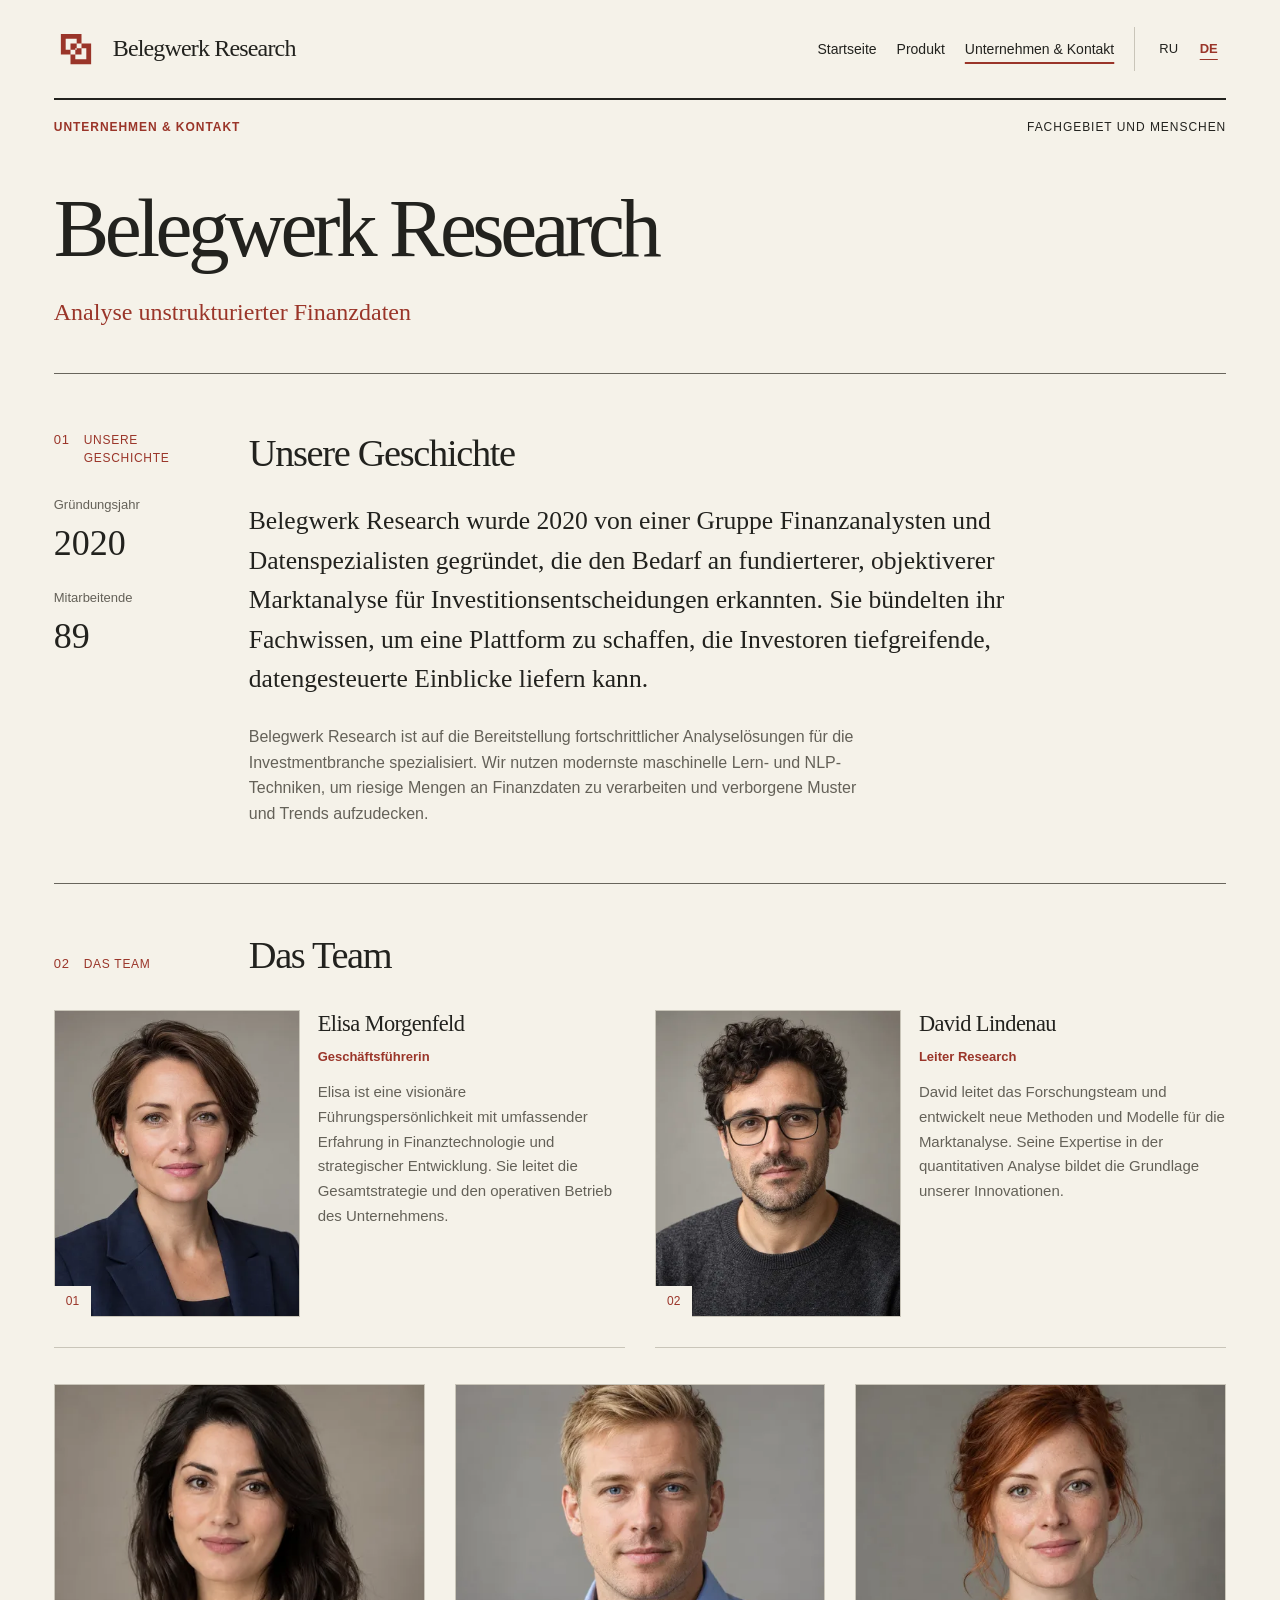
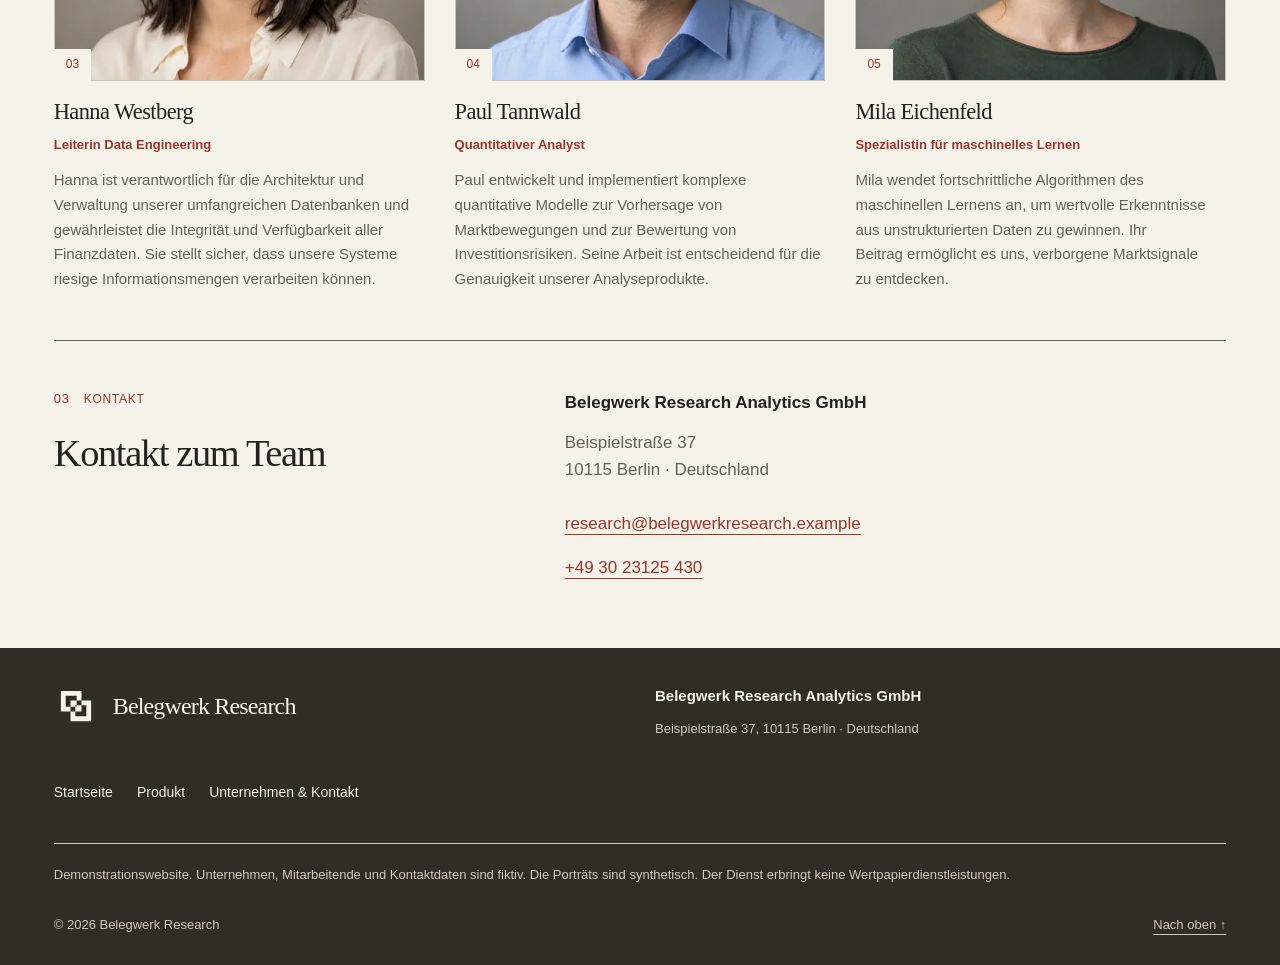
<file: de/about.html>
<!doctype html>
<html lang="de"><head><meta charset="UTF-8"><meta name="viewport" content="width=device-width,initial-scale=1"><meta name="theme-color" content="#f5f2e9"><title>Belegwerk Research · Unternehmen & Kontakt</title><meta name="description" content="Researchwerkzeug zur Analyse unstrukturierter Finanzdaten. Analytische Berichte und Annahmen erfordern eine fachliche Prüfung."><link rel="icon" href="../assets/favicon.svg" type="image/svg+xml"><link rel="stylesheet" href="../assets/styles.css"><link rel="alternate" hreflang="ru" href="../ru/about.html"><link rel="alternate" hreflang="de" href="../de/about.html"></head>
<body><a class="skip" href="#content">Zum Inhalt</a><div class="page-shell"><header class="site-header"><a class="brand" href="index.html"><img class="brand-mark" src="../assets/logo-light.svg" alt="" width="44" height="44"><span>Belegwerk Research</span></a><div class="header-tools"><nav aria-label="Hauptnavigation"><a href="index.html">Startseite</a><a href="product.html">Produkt</a><a href="about.html" aria-current="page">Unternehmen & Kontakt</a></nav><div class="locale-switch" aria-label="Sprache"><a href="../ru/about.html" lang="ru" hreflang="ru" aria-label="RU — Русский">RU</a><a href="../de/about.html" lang="de" hreflang="de" aria-label="DE — Deutsch" aria-current="true">DE</a></div></div></header><main id="content" tabindex="-1"><section class="hero company-hero"><div class="issue-line"><span>Unternehmen & Kontakt</span><span>Fachgebiet und Menschen</span></div><h1>Belegwerk Research</h1><p class="company-specialization">Analyse unstrukturierter Finanzdaten</p></section>
<section class="editorial-section story-section"><div class="section-margin"><div class="folio"><span>01</span><span>Unsere Geschichte</span></div><dl class="company-facts"><div><dt>Gründungsjahr</dt><dd>2020</dd></div><div><dt>Mitarbeitende</dt><dd>89</dd></div></dl></div><div class="section-content"><h2 class="section-title">Unsere Geschichte</h2><p class="story">Belegwerk Research wurde 2020 von einer Gruppe Finanzanalysten und Datenspezialisten gegründet, die den Bedarf an fundierterer, objektiverer Marktanalyse für Investitionsentscheidungen erkannten. Sie bündelten ihr Fachwissen, um eine Plattform zu schaffen, die Investoren tiefgreifende, datengesteuerte Einblicke liefern kann.</p><p class="activity">Belegwerk Research ist auf die Bereitstellung fortschrittlicher Analyselösungen für die Investmentbranche spezialisiert. Wir nutzen modernste maschinelle Lern- und NLP-Techniken, um riesige Mengen an Finanzdaten zu verarbeiten und verborgene Muster und Trends aufzudecken.</p></div></section>
<section class="team-section"><div class="section-top"><div class="folio"><span>02</span><span>Das Team</span></div><h2>Das Team</h2></div><div class="team"><article class="person"><div class="portrait"><img src="../assets/team/employee-1.webp" alt="Elisa Morgenfeld — Synthetisches Demonstrationsporträt" width="480" height="480" loading="lazy"><span aria-hidden="true">01</span></div><div class="person-copy"><h3>Elisa Morgenfeld</h3><p class="role">Geschäftsführerin</p><p class="bio">Elisa ist eine visionäre Führungspersönlichkeit mit umfassender Erfahrung in Finanztechnologie und strategischer Entwicklung. Sie leitet die Gesamtstrategie und den operativen Betrieb des Unternehmens.</p></div></article><article class="person"><div class="portrait"><img src="../assets/team/employee-2.webp" alt="David Lindenau — Synthetisches Demonstrationsporträt" width="480" height="480" loading="lazy"><span aria-hidden="true">02</span></div><div class="person-copy"><h3>David Lindenau</h3><p class="role">Leiter Research</p><p class="bio">David leitet das Forschungsteam und entwickelt neue Methoden und Modelle für die Marktanalyse. Seine Expertise in der quantitativen Analyse bildet die Grundlage unserer Innovationen.</p></div></article><article class="person"><div class="portrait"><img src="../assets/team/employee-3.webp" alt="Hanna Westberg — Synthetisches Demonstrationsporträt" width="480" height="480" loading="lazy"><span aria-hidden="true">03</span></div><div class="person-copy"><h3>Hanna Westberg</h3><p class="role">Leiterin Data Engineering</p><p class="bio">Hanna ist verantwortlich für die Architektur und Verwaltung unserer umfangreichen Datenbanken und gewährleistet die Integrität und Verfügbarkeit aller Finanzdaten. Sie stellt sicher, dass unsere Systeme riesige Informationsmengen verarbeiten können.</p></div></article><article class="person"><div class="portrait"><img src="../assets/team/employee-4.webp" alt="Paul Tannwald — Synthetisches Demonstrationsporträt" width="480" height="480" loading="lazy"><span aria-hidden="true">04</span></div><div class="person-copy"><h3>Paul Tannwald</h3><p class="role">Quantitativer Analyst</p><p class="bio">Paul entwickelt und implementiert komplexe quantitative Modelle zur Vorhersage von Marktbewegungen und zur Bewertung von Investitionsrisiken. Seine Arbeit ist entscheidend für die Genauigkeit unserer Analyseprodukte.</p></div></article><article class="person"><div class="portrait"><img src="../assets/team/employee-5.webp" alt="Mila Eichenfeld — Synthetisches Demonstrationsporträt" width="480" height="480" loading="lazy"><span aria-hidden="true">05</span></div><div class="person-copy"><h3>Mila Eichenfeld</h3><p class="role">Spezialistin für maschinelles Lernen</p><p class="bio">Mila wendet fortschrittliche Algorithmen des maschinellen Lernens an, um wertvolle Erkenntnisse aus unstrukturierten Daten zu gewinnen. Ihr Beitrag ermöglicht es uns, verborgene Marktsignale zu entdecken.</p></div></article></div></section>
<section class="contact-section" id="contact"><div><div class="folio"><span>03</span><span>Kontakt</span></div><h2>Kontakt zum Team</h2></div><address><strong>Belegwerk Research Analytics GmbH</strong><p>Beispielstraße 37<br>10115 Berlin · Deutschland</p><a href="mailto:research@belegwerkresearch.example">research@belegwerkresearch.example</a><a href="tel:+493023125430">+49 30 23125 430</a></address></section></main></div><footer><div class="footer-inner"><div class="footer-top"><a class="brand footer-brand" href="index.html"><img class="brand-mark" src="../assets/logo-dark.svg" alt="" width="44" height="44"><span>Belegwerk Research</span></a><div><strong>Belegwerk Research Analytics GmbH</strong><p>Beispielstraße 37, 10115 Berlin · Deutschland</p></div><div class="footer-nav"><a href="index.html">Startseite</a><a href="product.html">Produkt</a><a href="about.html">Unternehmen & Kontakt</a></div></div><div class="footer-note"><p>Demonstrationswebsite. Unternehmen, Mitarbeitende und Kontaktdaten sind fiktiv. Die Porträts sind synthetisch. Der Dienst erbringt keine Wertpapierdienstleistungen.</p><span>© 2026 Belegwerk Research</span><a href="#content">Nach oben ↑</a></div></div></footer></body></html>
</file>
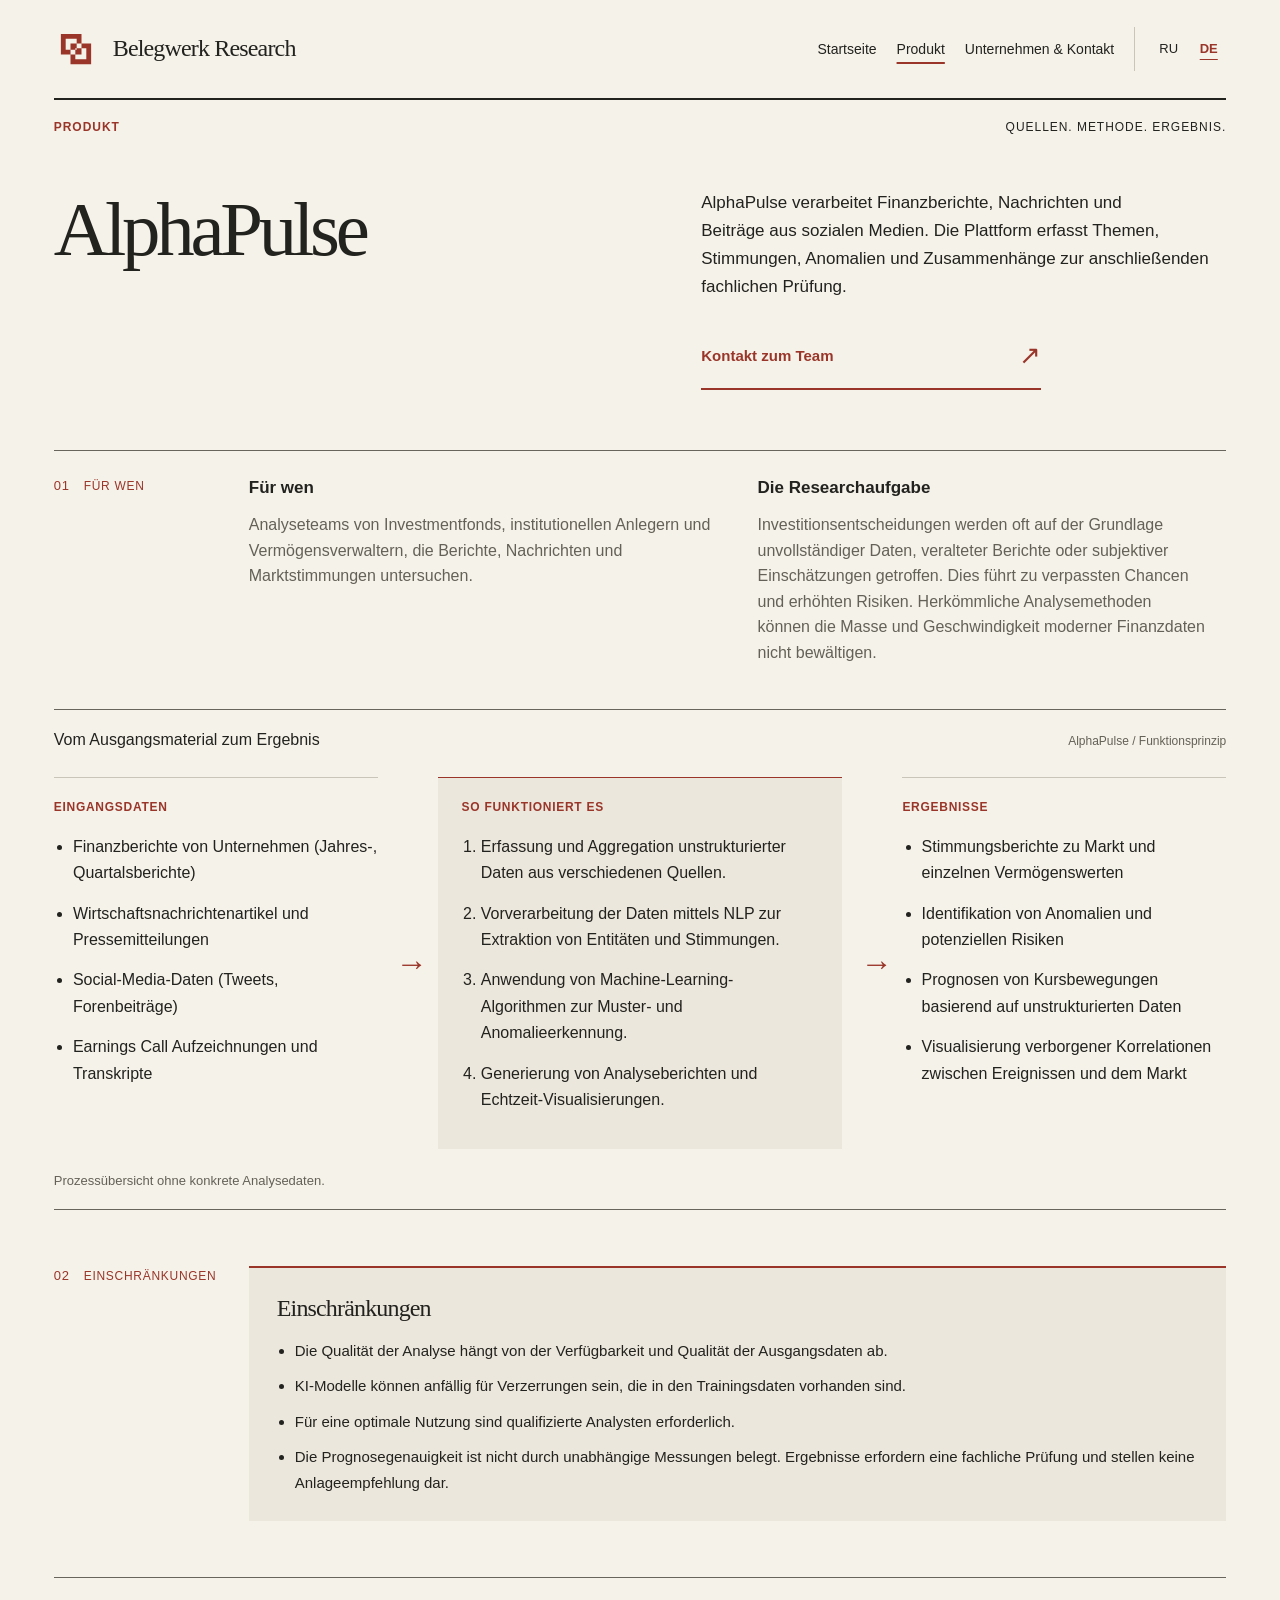
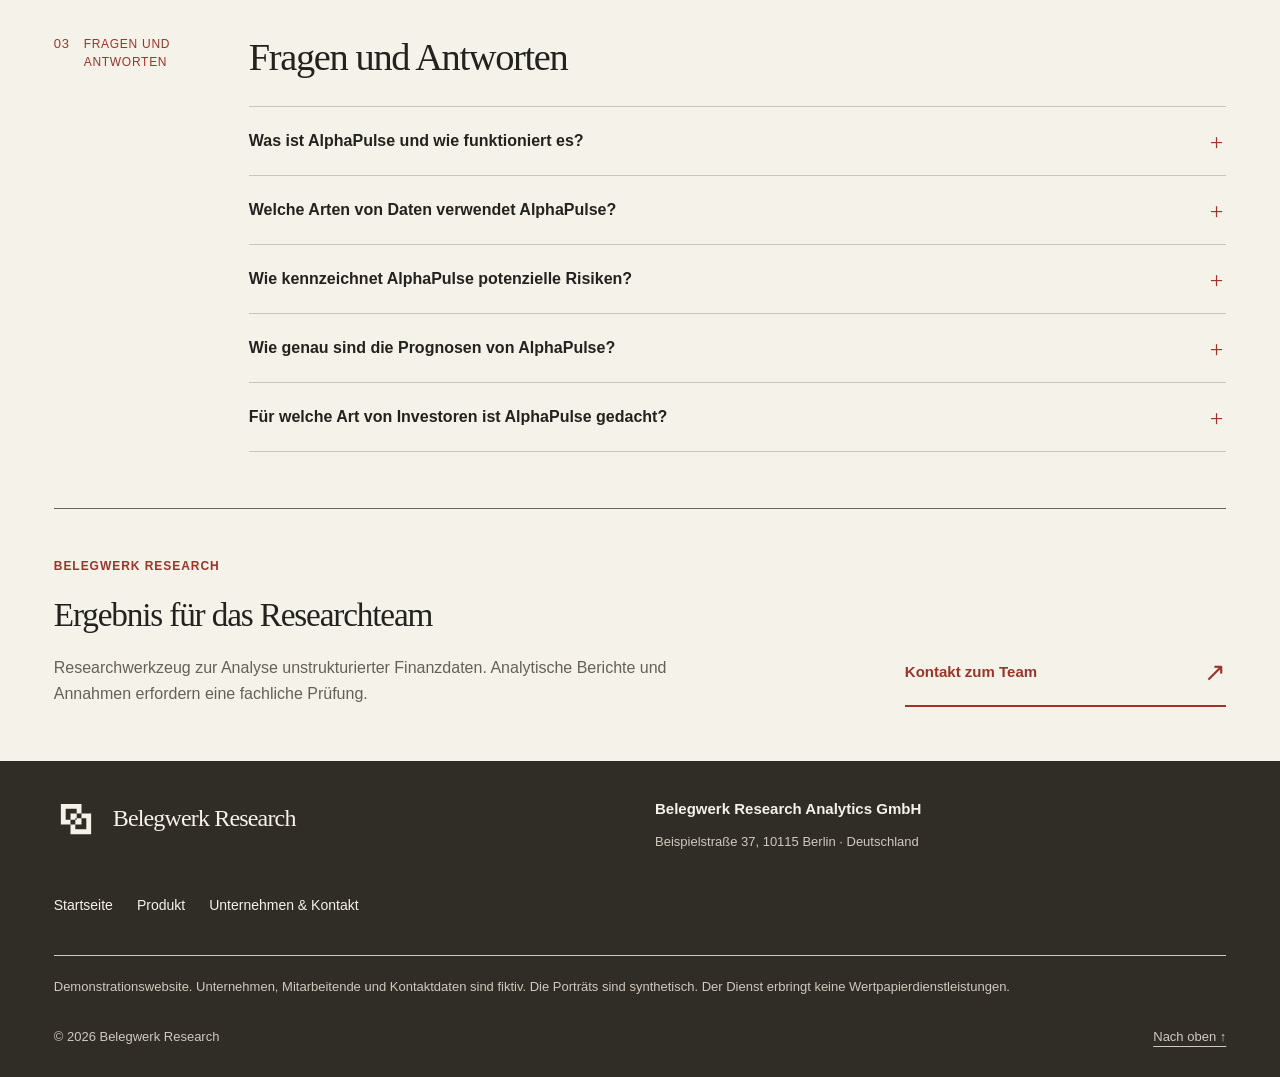
<file: de/product.html>
<!doctype html>
<html lang="de"><head><meta charset="UTF-8"><meta name="viewport" content="width=device-width,initial-scale=1"><meta name="theme-color" content="#f5f2e9"><title>Belegwerk Research · Produkt</title><meta name="description" content="AlphaPulse verarbeitet Finanzberichte, Nachrichten und Beiträge aus sozialen Medien. Die Plattform erfasst Themen, Stimmungen, Anomalien und Zusammenhänge zur anschließenden fachlichen Prüfung."><link rel="icon" href="../assets/favicon.svg" type="image/svg+xml"><link rel="stylesheet" href="../assets/styles.css"><link rel="alternate" hreflang="ru" href="../ru/product.html"><link rel="alternate" hreflang="de" href="../de/product.html"></head>
<body><a class="skip" href="#content">Zum Inhalt</a><div class="page-shell"><header class="site-header"><a class="brand" href="index.html"><img class="brand-mark" src="../assets/logo-light.svg" alt="" width="44" height="44"><span>Belegwerk Research</span></a><div class="header-tools"><nav aria-label="Hauptnavigation"><a href="index.html">Startseite</a><a href="product.html" aria-current="page">Produkt</a><a href="about.html">Unternehmen & Kontakt</a></nav><div class="locale-switch" aria-label="Sprache"><a href="../ru/product.html" lang="ru" hreflang="ru" aria-label="RU — Русский">RU</a><a href="../de/product.html" lang="de" hreflang="de" aria-label="DE — Deutsch" aria-current="true">DE</a></div></div></header><main id="content" tabindex="-1"><section class="hero product-hero"><div class="issue-line"><span>Produkt</span><span>Quellen. Methode. Ergebnis.</span></div><div class="product-heading"><h1>AlphaPulse</h1><div><p class="lead">AlphaPulse verarbeitet Finanzberichte, Nachrichten und Beiträge aus sozialen Medien. Die Plattform erfasst Themen, Stimmungen, Anomalien und Zusammenhänge zur anschließenden fachlichen Prüfung.</p><a class="action" href="about.html#contact"><span class="action-label">Kontakt zum Team</span><span aria-hidden="true">↗</span></a></div></div></section>
<section class="editorial-section product-context"><div class="section-margin"><div class="folio"><span>01</span><span>Für wen</span></div></div><div class="section-content context-columns"><div><h2>Für wen</h2><p>Analyseteams von Investmentfonds, institutionellen Anlegern und Vermögensverwaltern, die Berichte, Nachrichten und Marktstimmungen untersuchen.</p></div><div><h2>Die Researchaufgabe</h2><p>Investitionsentscheidungen werden oft auf der Grundlage unvollständiger Daten, veralteter Berichte oder subjektiver Einschätzungen getroffen. Dies führt zu verpassten Chancen und erhöhten Risiken. Herkömmliche Analysemethoden können die Masse und Geschwindigkeit moderner Finanzdaten nicht bewältigen.</p></div></div></section>
<figure class="evidence-map" id="workflow"><figcaption><h2>Vom Ausgangsmaterial zum Ergebnis</h2><span>AlphaPulse / Funktionsprinzip</span></figcaption><div class="map-flow"><section class="map-stage"><h3>Eingangsdaten</h3><ul class=""><li>Finanzberichte von Unternehmen (Jahres-, Quartalsberichte)</li><li>Wirtschaftsnachrichtenartikel und Pressemitteilungen</li><li>Social-Media-Daten (Tweets, Forenbeiträge)</li><li>Earnings Call Aufzeichnungen und Transkripte</li></ul></section><span class="map-connector" aria-hidden="true">→</span><section class="map-stage map-stage-process"><h3>So funktioniert es</h3><ol><li>Erfassung und Aggregation unstrukturierter Daten aus verschiedenen Quellen.</li><li>Vorverarbeitung der Daten mittels NLP zur Extraktion von Entitäten und Stimmungen.</li><li>Anwendung von Machine-Learning-Algorithmen zur Muster- und Anomalieerkennung.</li><li>Generierung von Analyseberichten und Echtzeit-Visualisierungen.</li></ol></section><span class="map-connector" aria-hidden="true">→</span><section class="map-stage"><h3>Ergebnisse</h3><ul class=""><li>Stimmungsberichte zu Markt und einzelnen Vermögenswerten</li><li>Identifikation von Anomalien und potenziellen Risiken</li><li>Prognosen von Kursbewegungen basierend auf unstrukturierten Daten</li><li>Visualisierung verborgener Korrelationen zwischen Ereignissen und dem Markt</li></ul></section></div><p class="figure-note">Prozessübersicht ohne konkrete Analysedaten.</p></figure>
<section class="editorial-section"><div class="section-margin"><div class="folio"><span>02</span><span>Einschränkungen</span></div></div><div class="section-content"><aside class="limits"><h2>Einschränkungen</h2><ul class=""><li>Die Qualität der Analyse hängt von der Verfügbarkeit und Qualität der Ausgangsdaten ab.</li><li>KI-Modelle können anfällig für Verzerrungen sein, die in den Trainingsdaten vorhanden sind.</li><li>Für eine optimale Nutzung sind qualifizierte Analysten erforderlich.</li><li>Die Prognosegenauigkeit ist nicht durch unabhängige Messungen belegt. Ergebnisse erfordern eine fachliche Prüfung und stellen keine Anlageempfehlung dar.</li></ul></aside></div></section>
<section class="editorial-section faq-section"><div class="section-margin"><div class="folio"><span>03</span><span>Fragen und Antworten</span></div></div><div class="section-content"><h2 class="section-title">Fragen und Antworten</h2><div class="faq-list"><details><summary>Was ist AlphaPulse und wie funktioniert es?</summary><p>AlphaPulse ist eine KI-gestützte Investmentanalyseplattform, die unstrukturierte Daten (Nachrichten, soziale Medien) verarbeitet, um Markttrends und Anomalien zu identifizieren und fundierte Entscheidungen zu unterstützen.</p></details><details><summary>Welche Arten von Daten verwendet AlphaPulse?</summary><p>AlphaPulse nutzt eine breite Palette unstrukturierter Daten, darunter Finanzberichte, Nachrichtenartikel, Social-Media-Beiträge und Transkripte von Earnings Calls, für eine umfassende Analyse.</p></details><details><summary>Wie kennzeichnet AlphaPulse potenzielle Risiken?</summary><p>Die Plattform kennzeichnet Anomalien und potenzielle Risiken in den bereitgestellten Materialien zur weiteren Untersuchung. Diese Hinweise belegen keinen Ereigniseintritt und erfordern eine fachliche Prüfung.</p></details><details><summary>Wie genau sind die Prognosen von AlphaPulse?</summary><p>Die Prognosegenauigkeit ist nicht durch unabhängige Messungen belegt und hängt von der Qualität der Ausgangsdaten ab. Fachpersonen müssen Annahmen prüfen; Ergebnisse stellen keine Anlageempfehlung dar.</p></details><details><summary>Für welche Art von Investoren ist AlphaPulse gedacht?</summary><p>AlphaPulse ist ideal für institutionelle Anleger, Hedgefonds, Vermögensverwalter und große Investmentfonds, die eine tiefe und objektive Marktanalyse für strategische Entscheidungen benötigen.</p></details></div></div></section>
<section class="closing"><div><span class="eyebrow">Belegwerk Research</span><h2>Ergebnis für das Researchteam</h2><p>Researchwerkzeug zur Analyse unstrukturierter Finanzdaten. Analytische Berichte und Annahmen erfordern eine fachliche Prüfung.</p></div><a class="action" href="about.html#contact"><span class="action-label">Kontakt zum Team</span><span aria-hidden="true">↗</span></a></section></main></div><footer><div class="footer-inner"><div class="footer-top"><a class="brand footer-brand" href="index.html"><img class="brand-mark" src="../assets/logo-dark.svg" alt="" width="44" height="44"><span>Belegwerk Research</span></a><div><strong>Belegwerk Research Analytics GmbH</strong><p>Beispielstraße 37, 10115 Berlin · Deutschland</p></div><div class="footer-nav"><a href="index.html">Startseite</a><a href="product.html">Produkt</a><a href="about.html">Unternehmen & Kontakt</a></div></div><div class="footer-note"><p>Demonstrationswebsite. Unternehmen, Mitarbeitende und Kontaktdaten sind fiktiv. Die Porträts sind synthetisch. Der Dienst erbringt keine Wertpapierdienstleistungen.</p><span>© 2026 Belegwerk Research</span><a href="#content">Nach oben ↑</a></div></div></footer></body></html>
</file>
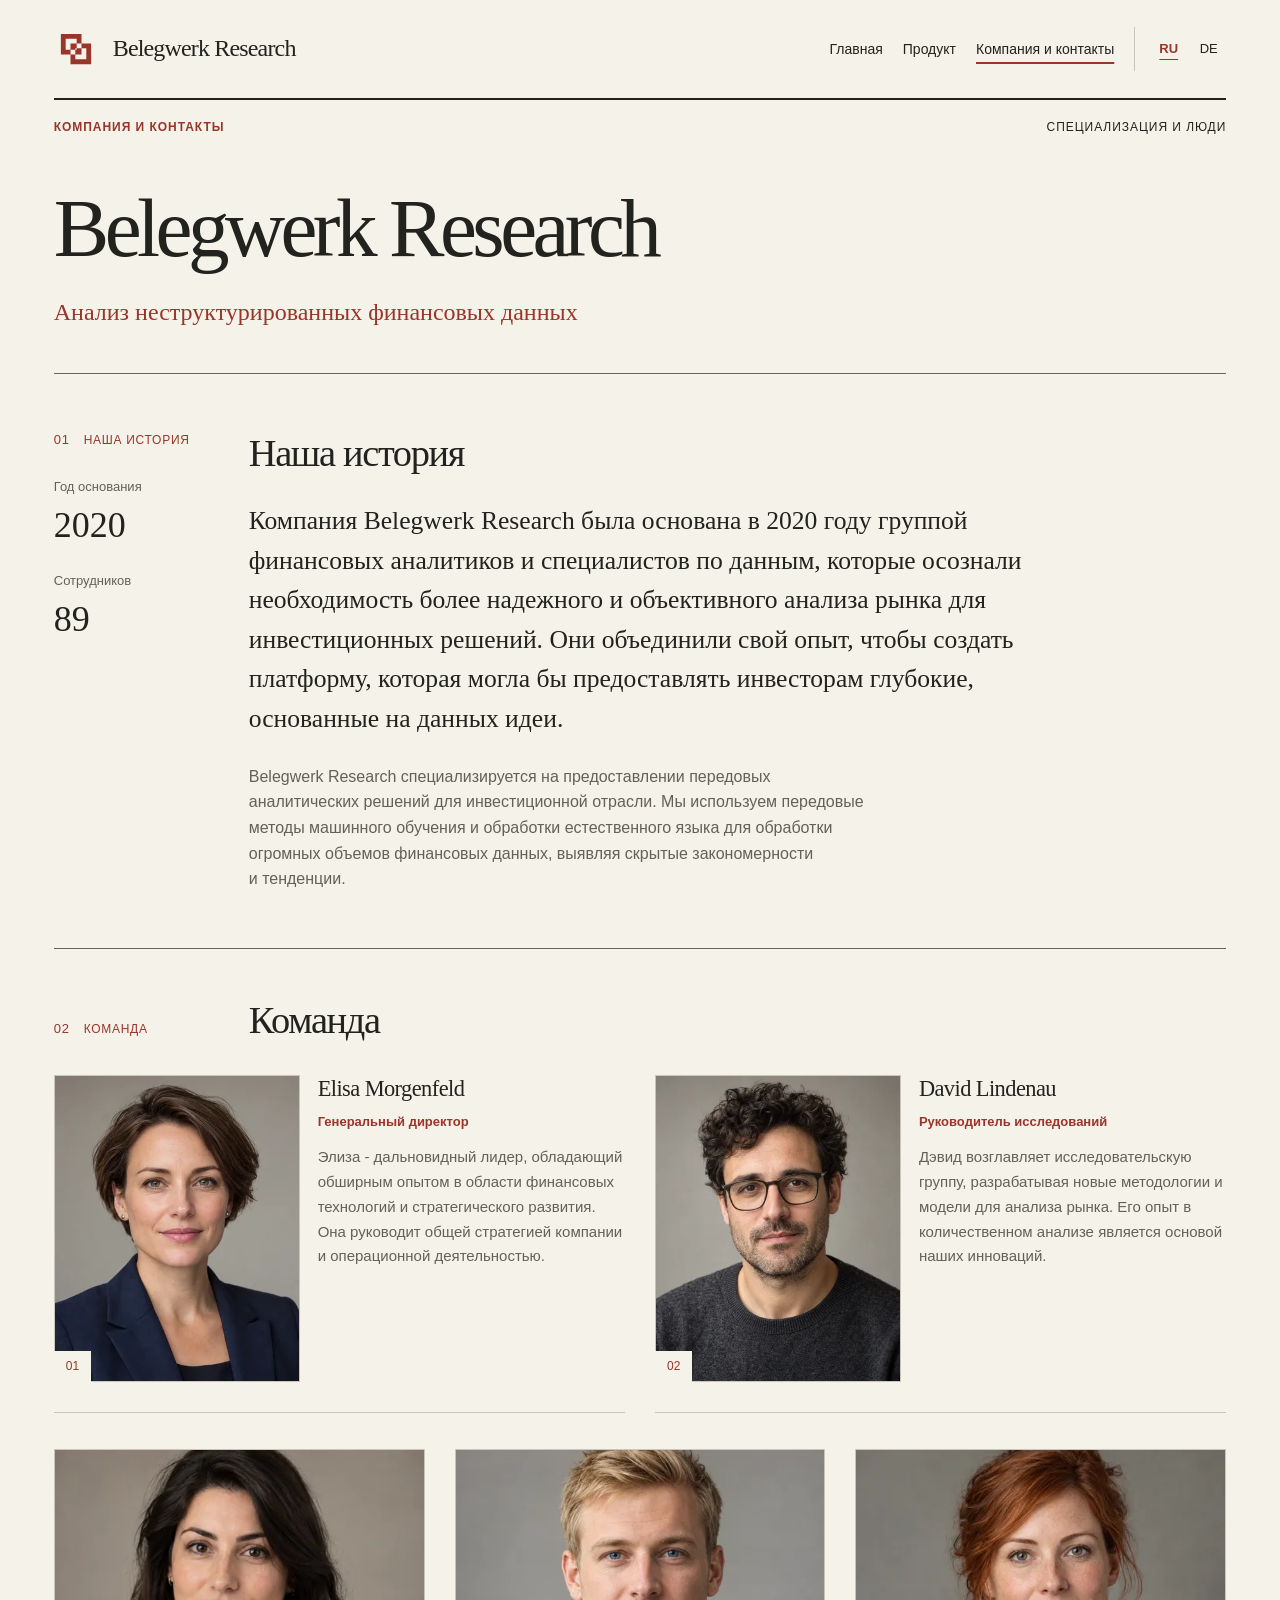
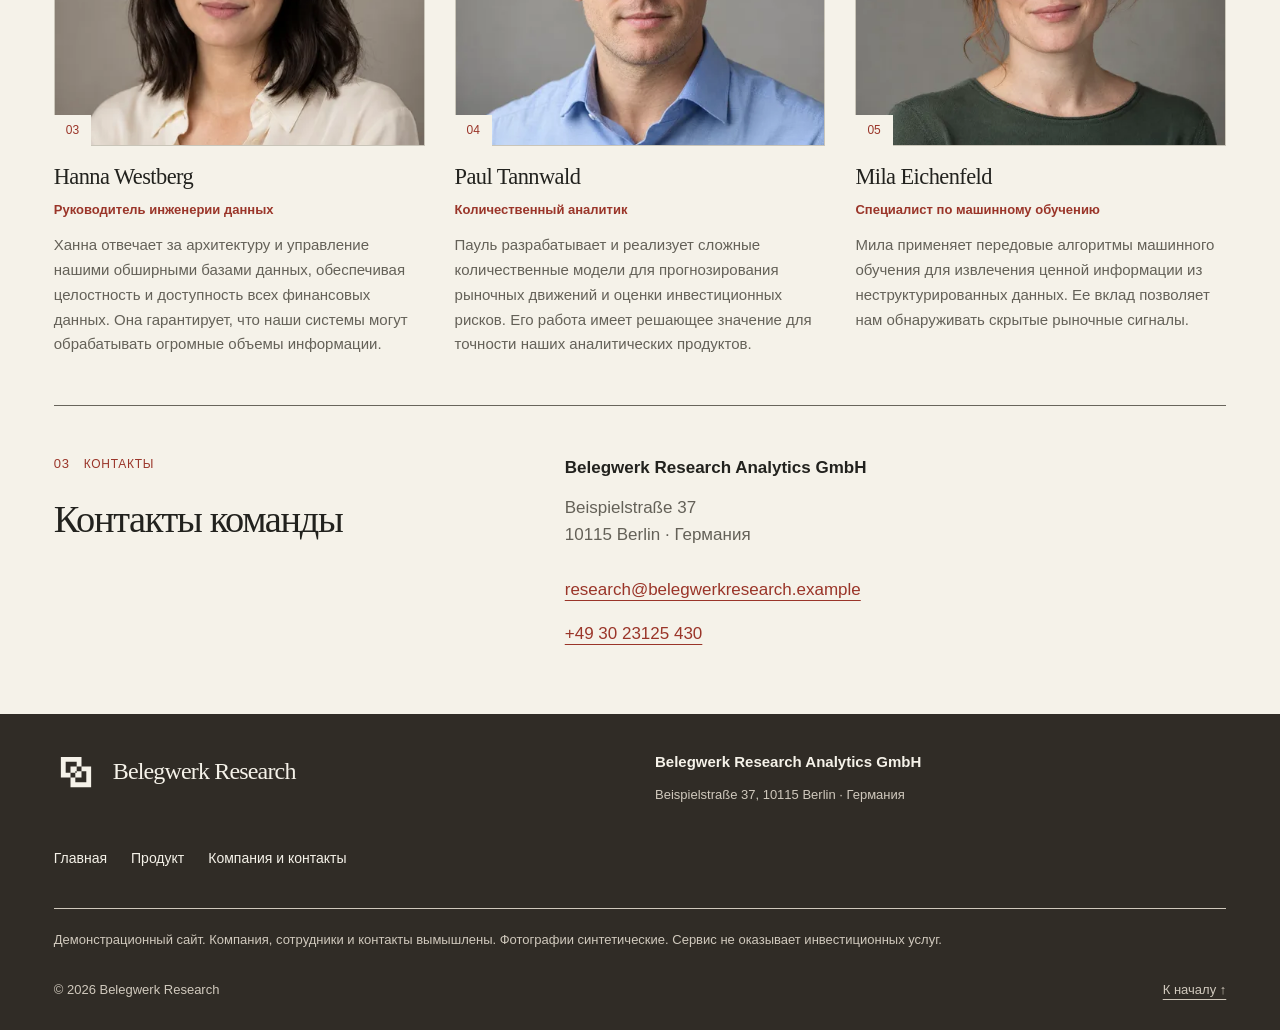
<file: ru/about.html>
<!doctype html>
<html lang="ru"><head><meta charset="UTF-8"><meta name="viewport" content="width=device-width,initial-scale=1"><meta name="theme-color" content="#f5f2e9"><title>Belegwerk Research · Компания и контакты</title><meta name="description" content="Исследовательский инструмент для анализа неструктурированных финансовых данных. Аналитические отчёты и предположения требуют проверки специалистом."><link rel="icon" href="../assets/favicon.svg" type="image/svg+xml"><link rel="stylesheet" href="../assets/styles.css"><link rel="alternate" hreflang="ru" href="../ru/about.html"><link rel="alternate" hreflang="de" href="../de/about.html"></head>
<body><a class="skip" href="#content">К содержимому</a><div class="page-shell"><header class="site-header"><a class="brand" href="index.html"><img class="brand-mark" src="../assets/logo-light.svg" alt="" width="44" height="44"><span>Belegwerk Research</span></a><div class="header-tools"><nav aria-label="Основная навигация"><a href="index.html">Главная</a><a href="product.html">Продукт</a><a href="about.html" aria-current="page">Компания и контакты</a></nav><div class="locale-switch" aria-label="Язык сайта"><a href="../ru/about.html" lang="ru" hreflang="ru" aria-label="RU — Русский" aria-current="true">RU</a><a href="../de/about.html" lang="de" hreflang="de" aria-label="DE — Deutsch">DE</a></div></div></header><main id="content" tabindex="-1"><section class="hero company-hero"><div class="issue-line"><span>Компания и контакты</span><span>Специализация и люди</span></div><h1>Belegwerk Research</h1><p class="company-specialization">Анализ неструктурированных финансовых данных</p></section>
<section class="editorial-section story-section"><div class="section-margin"><div class="folio"><span>01</span><span>Наша история</span></div><dl class="company-facts"><div><dt>Год основания</dt><dd>2020</dd></div><div><dt>Сотрудников</dt><dd>89</dd></div></dl></div><div class="section-content"><h2 class="section-title">Наша история</h2><p class="story">Компания Belegwerk Research была основана в 2020 году группой финансовых аналитиков и специалистов по данным, которые осознали необходимость более надежного и объективного анализа рынка для инвестиционных решений. Они объединили свой опыт, чтобы создать платформу, которая могла бы предоставлять инвесторам глубокие, основанные на данных идеи.</p><p class="activity">Belegwerk Research специализируется на предоставлении передовых аналитических решений для инвестиционной отрасли. Мы используем передовые методы машинного обучения и обработки естественного языка для обработки огромных объемов финансовых данных, выявляя скрытые закономерности и тенденции.</p></div></section>
<section class="team-section"><div class="section-top"><div class="folio"><span>02</span><span>Команда</span></div><h2>Команда</h2></div><div class="team"><article class="person"><div class="portrait"><img src="../assets/team/employee-1.webp" alt="Elisa Morgenfeld — Синтетический демонстрационный портрет" width="480" height="480" loading="lazy"><span aria-hidden="true">01</span></div><div class="person-copy"><h3>Elisa Morgenfeld</h3><p class="role">Генеральный директор</p><p class="bio">Элиза - дальновидный лидер, обладающий обширным опытом в области финансовых технологий и стратегического развития. Она руководит общей стратегией компании и операционной деятельностью.</p></div></article><article class="person"><div class="portrait"><img src="../assets/team/employee-2.webp" alt="David Lindenau — Синтетический демонстрационный портрет" width="480" height="480" loading="lazy"><span aria-hidden="true">02</span></div><div class="person-copy"><h3>David Lindenau</h3><p class="role">Руководитель исследований</p><p class="bio">Дэвид возглавляет исследовательскую группу, разрабатывая новые методологии и модели для анализа рынка. Его опыт в количественном анализе является основой наших инноваций.</p></div></article><article class="person"><div class="portrait"><img src="../assets/team/employee-3.webp" alt="Hanna Westberg — Синтетический демонстрационный портрет" width="480" height="480" loading="lazy"><span aria-hidden="true">03</span></div><div class="person-copy"><h3>Hanna Westberg</h3><p class="role">Руководитель инженерии данных</p><p class="bio">Ханна отвечает за архитектуру и управление нашими обширными базами данных, обеспечивая целостность и доступность всех финансовых данных. Она гарантирует, что наши системы могут обрабатывать огромные объемы информации.</p></div></article><article class="person"><div class="portrait"><img src="../assets/team/employee-4.webp" alt="Paul Tannwald — Синтетический демонстрационный портрет" width="480" height="480" loading="lazy"><span aria-hidden="true">04</span></div><div class="person-copy"><h3>Paul Tannwald</h3><p class="role">Количественный аналитик</p><p class="bio">Пауль разрабатывает и реализует сложные количественные модели для прогнозирования рыночных движений и оценки инвестиционных рисков. Его работа имеет решающее значение для точности наших аналитических продуктов.</p></div></article><article class="person"><div class="portrait"><img src="../assets/team/employee-5.webp" alt="Mila Eichenfeld — Синтетический демонстрационный портрет" width="480" height="480" loading="lazy"><span aria-hidden="true">05</span></div><div class="person-copy"><h3>Mila Eichenfeld</h3><p class="role">Специалист по машинному обучению</p><p class="bio">Мила применяет передовые алгоритмы машинного обучения для извлечения ценной информации из неструктурированных данных. Ее вклад позволяет нам обнаруживать скрытые рыночные сигналы.</p></div></article></div></section>
<section class="contact-section" id="contact"><div><div class="folio"><span>03</span><span>Контакты</span></div><h2>Контакты команды</h2></div><address><strong>Belegwerk Research Analytics GmbH</strong><p>Beispielstraße 37<br>10115 Berlin · Германия</p><a href="mailto:research@belegwerkresearch.example">research@belegwerkresearch.example</a><a href="tel:+493023125430">+49 30 23125 430</a></address></section></main></div><footer><div class="footer-inner"><div class="footer-top"><a class="brand footer-brand" href="index.html"><img class="brand-mark" src="../assets/logo-dark.svg" alt="" width="44" height="44"><span>Belegwerk Research</span></a><div><strong>Belegwerk Research Analytics GmbH</strong><p>Beispielstraße 37, 10115 Berlin · Германия</p></div><div class="footer-nav"><a href="index.html">Главная</a><a href="product.html">Продукт</a><a href="about.html">Компания и контакты</a></div></div><div class="footer-note"><p>Демонстрационный сайт. Компания, сотрудники и контакты вымышлены. Фотографии синтетические. Сервис не оказывает инвестиционных услуг.</p><span>© 2026 Belegwerk Research</span><a href="#content">К началу ↑</a></div></div></footer></body></html>
</file>
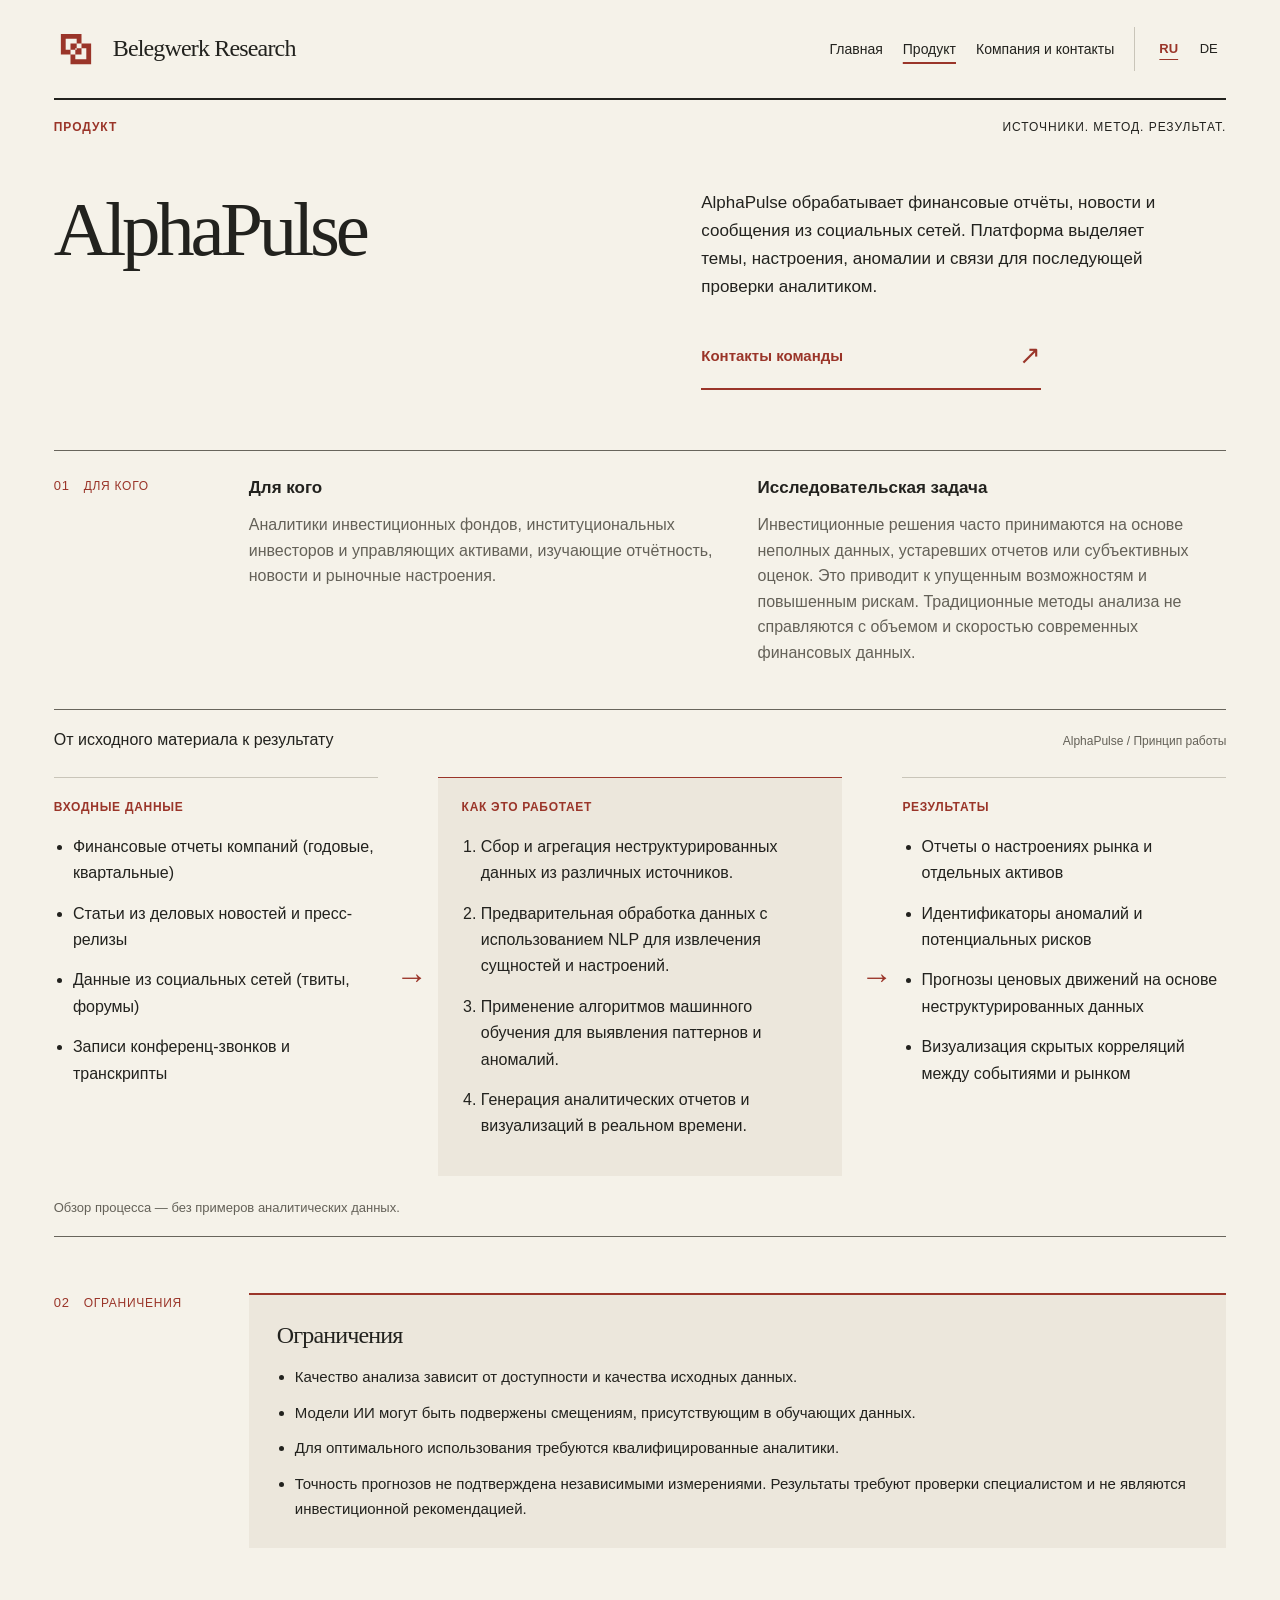
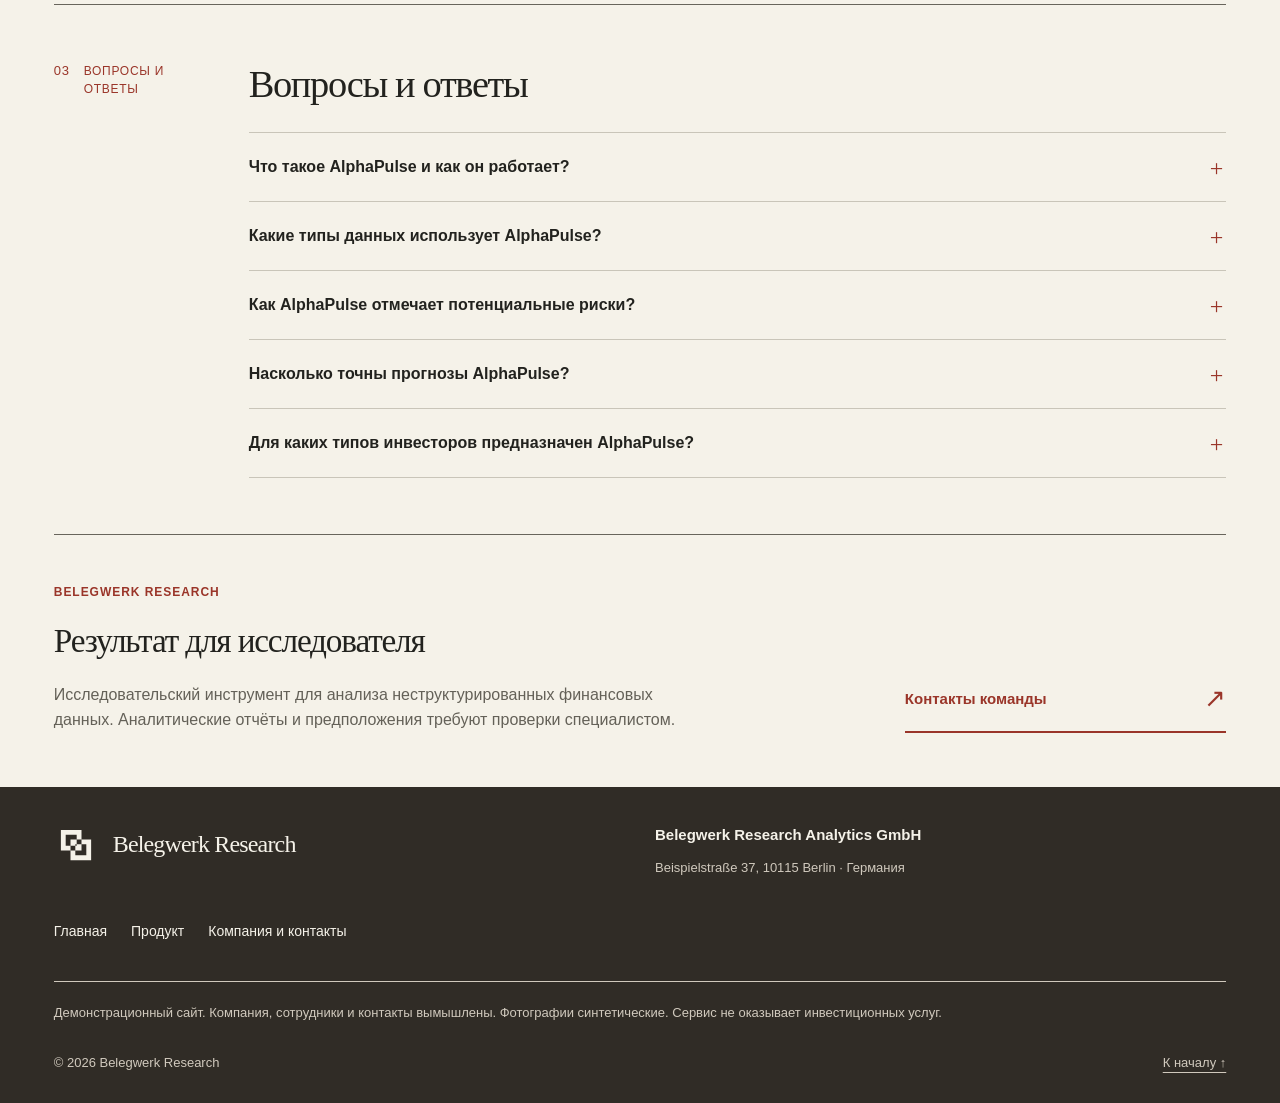
<file: ru/product.html>
<!doctype html>
<html lang="ru"><head><meta charset="UTF-8"><meta name="viewport" content="width=device-width,initial-scale=1"><meta name="theme-color" content="#f5f2e9"><title>Belegwerk Research · Продукт</title><meta name="description" content="AlphaPulse обрабатывает финансовые отчёты, новости и сообщения из социальных сетей. Платформа выделяет темы, настроения, аномалии и связи для последующей проверки аналитиком."><link rel="icon" href="../assets/favicon.svg" type="image/svg+xml"><link rel="stylesheet" href="../assets/styles.css"><link rel="alternate" hreflang="ru" href="../ru/product.html"><link rel="alternate" hreflang="de" href="../de/product.html"></head>
<body><a class="skip" href="#content">К содержимому</a><div class="page-shell"><header class="site-header"><a class="brand" href="index.html"><img class="brand-mark" src="../assets/logo-light.svg" alt="" width="44" height="44"><span>Belegwerk Research</span></a><div class="header-tools"><nav aria-label="Основная навигация"><a href="index.html">Главная</a><a href="product.html" aria-current="page">Продукт</a><a href="about.html">Компания и контакты</a></nav><div class="locale-switch" aria-label="Язык сайта"><a href="../ru/product.html" lang="ru" hreflang="ru" aria-label="RU — Русский" aria-current="true">RU</a><a href="../de/product.html" lang="de" hreflang="de" aria-label="DE — Deutsch">DE</a></div></div></header><main id="content" tabindex="-1"><section class="hero product-hero"><div class="issue-line"><span>Продукт</span><span>Источники. Метод. Результат.</span></div><div class="product-heading"><h1>AlphaPulse</h1><div><p class="lead">AlphaPulse обрабатывает финансовые отчёты, новости и сообщения из социальных сетей. Платформа выделяет темы, настроения, аномалии и связи для последующей проверки аналитиком.</p><a class="action" href="about.html#contact"><span class="action-label">Контакты команды</span><span aria-hidden="true">↗</span></a></div></div></section>
<section class="editorial-section product-context"><div class="section-margin"><div class="folio"><span>01</span><span>Для кого</span></div></div><div class="section-content context-columns"><div><h2>Для кого</h2><p>Аналитики инвестиционных фондов, институциональных инвесторов и управляющих активами, изучающие отчётность, новости и рыночные настроения.</p></div><div><h2>Исследовательская задача</h2><p>Инвестиционные решения часто принимаются на основе неполных данных, устаревших отчетов или субъективных оценок. Это приводит к упущенным возможностям и повышенным рискам. Традиционные методы анализа не справляются с объемом и скоростью современных финансовых данных.</p></div></div></section>
<figure class="evidence-map" id="workflow"><figcaption><h2>От исходного материала к результату</h2><span>AlphaPulse / Принцип работы</span></figcaption><div class="map-flow"><section class="map-stage"><h3>Входные данные</h3><ul class=""><li>Финансовые отчеты компаний (годовые, квартальные)</li><li>Статьи из деловых новостей и пресс-релизы</li><li>Данные из социальных сетей (твиты, форумы)</li><li>Записи конференц-звонков и транскрипты</li></ul></section><span class="map-connector" aria-hidden="true">→</span><section class="map-stage map-stage-process"><h3>Как это работает</h3><ol><li>Сбор и агрегация неструктурированных данных из различных источников.</li><li>Предварительная обработка данных с использованием NLP для извлечения сущностей и настроений.</li><li>Применение алгоритмов машинного обучения для выявления паттернов и аномалий.</li><li>Генерация аналитических отчетов и визуализаций в реальном времени.</li></ol></section><span class="map-connector" aria-hidden="true">→</span><section class="map-stage"><h3>Результаты</h3><ul class=""><li>Отчеты о настроениях рынка и отдельных активов</li><li>Идентификаторы аномалий и потенциальных рисков</li><li>Прогнозы ценовых движений на основе неструктурированных данных</li><li>Визуализация скрытых корреляций между событиями и рынком</li></ul></section></div><p class="figure-note">Обзор процесса — без примеров аналитических данных.</p></figure>
<section class="editorial-section"><div class="section-margin"><div class="folio"><span>02</span><span>Ограничения</span></div></div><div class="section-content"><aside class="limits"><h2>Ограничения</h2><ul class=""><li>Качество анализа зависит от доступности и качества исходных данных.</li><li>Модели ИИ могут быть подвержены смещениям, присутствующим в обучающих данных.</li><li>Для оптимального использования требуются квалифицированные аналитики.</li><li>Точность прогнозов не подтверждена независимыми измерениями. Результаты требуют проверки специалистом и не являются инвестиционной рекомендацией.</li></ul></aside></div></section>
<section class="editorial-section faq-section"><div class="section-margin"><div class="folio"><span>03</span><span>Вопросы и ответы</span></div></div><div class="section-content"><h2 class="section-title">Вопросы и ответы</h2><div class="faq-list"><details><summary>Что такое AlphaPulse и как он работает?</summary><p>AlphaPulse — это платформа для инвестиционного анализа на основе ИИ, которая обрабатывает неструктурированные данные (новости, соцсети) для выявления рыночных тенденций и аномалий, помогая принимать обоснованные решения.</p></details><details><summary>Какие типы данных использует AlphaPulse?</summary><p>AlphaPulse использует широкий спектр неструктурированных данных, включая финансовые отчеты, новостные статьи, посты в социальных сетях и транскрипты конференц-звонков, для комплексного анализа.</p></details><details><summary>Как AlphaPulse отмечает потенциальные риски?</summary><p>Платформа отмечает аномалии и потенциальные риски в предоставленных материалах для последующего исследования. Эти сигналы не доказывают наступление события и требуют проверки аналитиком.</p></details><details><summary>Насколько точны прогнозы AlphaPulse?</summary><p>Точность прогнозов не подтверждена независимыми измерениями и зависит от качества исходных данных. Аналитик должен проверять предположения; результаты не являются инвестиционной рекомендацией.</p></details><details><summary>Для каких типов инвесторов предназначен AlphaPulse?</summary><p>AlphaPulse идеально подходит для институциональных инвесторов, хедж-фондов, управляющих активами и крупных инвестиционных фондов, которым необходим глубокий и объективный анализ рынка для принятия стратегических решений.</p></details></div></div></section>
<section class="closing"><div><span class="eyebrow">Belegwerk Research</span><h2>Результат для исследователя</h2><p>Исследовательский инструмент для анализа неструктурированных финансовых данных. Аналитические отчёты и предположения требуют проверки специалистом.</p></div><a class="action" href="about.html#contact"><span class="action-label">Контакты команды</span><span aria-hidden="true">↗</span></a></section></main></div><footer><div class="footer-inner"><div class="footer-top"><a class="brand footer-brand" href="index.html"><img class="brand-mark" src="../assets/logo-dark.svg" alt="" width="44" height="44"><span>Belegwerk Research</span></a><div><strong>Belegwerk Research Analytics GmbH</strong><p>Beispielstraße 37, 10115 Berlin · Германия</p></div><div class="footer-nav"><a href="index.html">Главная</a><a href="product.html">Продукт</a><a href="about.html">Компания и контакты</a></div></div><div class="footer-note"><p>Демонстрационный сайт. Компания, сотрудники и контакты вымышлены. Фотографии синтетические. Сервис не оказывает инвестиционных услуг.</p><span>© 2026 Belegwerk Research</span><a href="#content">К началу ↑</a></div></div></footer></body></html>
</file>
<file: assets/styles.css>
:root{--background:#f5f2e9;--surface:#ece7dc;--text:#22221e;--muted:#646158;--accent:#9a3529;--accentHover:#76271e;--accentContrast:#ffffff;--border:#c9c5b9;--strongBorder:#68655c;--footer:#302c26;--footerText:#f5f2e9;--footerMuted:#d0c9bd;--focus:#9a3529}
* {
  box-sizing: border-box;
}
html {
  scroll-padding-block-start: 24px;
}
body {
  margin: 0;
  background: var(--background);
  color: var(--text);
  font:
    1.0625rem/1.6 Arial,
    Helvetica,
    sans-serif;
  -webkit-font-smoothing: antialiased;
  overflow-wrap: normal;
  word-break: normal;
  hyphens: manual;
}
html[lang="de"] h1,
html[lang="de"] h2,
html[lang="de"] h3,
html[lang="de"] summary,
html[lang="de"] p,
html[lang="de"] li {
  hyphens: auto;
}
h1,
h2,
h3,
p,
figure,
dl,
dd {
  margin: 0;
}
h1,
h2,
h3 {
  font-weight: 400;
}
h1,
h2 {
  font-family: Georgia, "Times New Roman", serif;
}
h1 {
  font-size: clamp(2.75rem, 6.5vw, 6.25rem);
  line-height: 1.06;
  letter-spacing: -0.055em;
  text-wrap: balance;
  overflow-wrap: break-word;
}
h2 {
  font-size: clamp(1.8rem, 3vw, 2.7rem);
  line-height: 1.2;
  letter-spacing: -0.035em;
  text-wrap: balance;
}
h3 {
  line-height: 1.35;
}
p {
  max-width: 70ch;
  text-wrap: pretty;
}
a {
  color: inherit;
  text-underline-offset: 5px;
  text-decoration-thickness: 1px;
  overflow-wrap: break-word;
}
a:focus-visible,
summary:focus-visible {
  outline: 3px solid var(--focus);
  outline-offset: 5px;
}
img {
  display: block;
  max-width: 100%;
}
ul {
  padding-inline-start: 1.2em;
  margin: 0;
}
li + li {
  margin-block-start: 10px;
}
.page-shell,
.footer-inner {
  max-width: 1560px;
  padding-inline: clamp(20px, 4.2vw, 64px);
  margin-inline: auto;
}
.skip {
  position: absolute;
  inset-inline-start: 20px;
  top: -200px;
  padding: 12px 18px;
  background: var(--text);
  color: var(--background);
  z-index: 10;
}
.skip:focus {
  top: 12px;
}
.site-header {
  display: flex;
  align-items: center;
  justify-content: space-between;
  gap: 32px;
  padding-block: 27px;
  border-block-end: 2px solid var(--text);
}
.brand {
  display: flex;
  align-items: center;
  gap: 15px;
  font:
    1.7rem/1.15 Georgia,
    "Times New Roman",
    serif;
  letter-spacing: -0.035em;
  text-decoration: none;
  min-width: 0;
  max-width: 40%;
  overflow-wrap: break-word;
}
.brand-mark {
  width: 44px;
  height: 44px;
  flex: 0 0 44px;
}
.brand > span { min-width: 0; overflow-wrap: break-word; }
.issue-line > span,.eyebrow { min-width: 0; hyphens: auto; overflow-wrap: break-word; }
.footer-top > div { min-width: 0; }
.footer-top strong,.footer-note > span { overflow-wrap: break-word; }
.header-tools {
  display: flex;
  gap: 30px;
  align-items: center;
  min-width: 0;
}
nav {
  display: flex;
  gap: 26px;
  flex-wrap: wrap;
}
nav a {
  display: flex;
  align-items: center;
  min-height: 44px;
  font-size: 0.875rem;
  text-decoration: none;
}
nav a[aria-current="page"] {
  text-decoration: underline;
  text-decoration-color: var(--accent);
  text-decoration-thickness: 2px;
  text-underline-offset: 8px;
}
.locale-switch {
  display: flex;
  gap: 5px;
  border-inline-start: 1px solid var(--border);
  padding-inline-start: 16px;
}
.locale-switch a {
  display: flex;
  align-items: center;
  justify-content: center;
  min-width: 35px;
  min-height: 44px;
  font-size: 0.8125rem;
  text-decoration: none;
}
.locale-switch a[aria-current="true"] {
  color: var(--accent);
  font-weight: 700;
  text-decoration: underline;
  text-underline-offset: 6px;
}
.issue-line {
  display: grid;
  grid-template-columns: minmax(0,1fr) minmax(0,1fr);
  justify-content: space-between;
  gap: 24px;
  padding-block: 18px;
  font-size: 0.75rem;
  line-height: 1.5;
  text-transform: uppercase;
  letter-spacing: 0.08em;
}
.issue-line > span:first-child {
  color: var(--accent);
  font-weight: 700;
}
.issue-line > span:last-child {
  text-align: end;
}
.hero {
  padding-block-end: 48px;
}
.hero-layout {
  display: grid;
  grid-template-columns: minmax(0, 1fr) 225px;
  gap: 48px;
  padding-block: 34px 44px;
}
.hero-main {
  min-width: 0;
}
.hero-bottom {
  display: grid;
  grid-template-columns: minmax(0, 1fr) minmax(220px, 0.8fr);
  gap: 42px;
  align-items: end;
  margin-block-start: 32px;
}
.lead {
  font-size: 1.0625rem;
  line-height: 1.65;
}
.action {
  display: flex;
  justify-content: space-between;
  align-items: center;
  gap: 28px;
  min-height: 52px;
  padding-block: 12px;
  border-block-end: 2px solid var(--accent);
  color: var(--accent);
  font-size: 0.9375rem;
  font-weight: 700;
  text-decoration: none;
}
.action > span:not(.action-label) {
  font-size: 1.6rem;
  font-weight: 400;
  flex: 0 0 auto;
}
.action-label { min-width: 0; hyphens: auto; overflow-wrap: break-word; }
.editorial-note {
  border-inline-start: 1px solid var(--border);
  padding-inline-start: 26px;
  display: flex;
  flex-direction: column;
}
.eyebrow {
  display: block;
  font-size: 0.75rem;
  line-height: 1.5;
  font-weight: 700;
  text-transform: uppercase;
  letter-spacing: 0.08em;
}
.editorial-note > .eyebrow {
  color: var(--accent);
  margin-block-end: 18px;
}
.editorial-note > p {
  font-size: 0.9375rem;
  line-height: 1.65;
}
.note-place {
  margin-block-start: auto;
  padding-block-start: 32px;
  color: var(--muted);
  font:
    italic 1.125rem/1.5 Georgia,
    serif;
}
.evidence-map {
  border-block: 1px solid var(--strongBorder);
  padding-block: 19px 17px;
}
.evidence-map figcaption {
  display: flex;
  justify-content: space-between;
  align-items: baseline;
  gap: 25px;
  margin-block-end: 25px;
}
.evidence-map figcaption h2 {
  font:
    1rem/1.4 Arial,
    sans-serif;
  letter-spacing: 0;
}
.evidence-map figcaption > span {
  font-size: 0.75rem;
  color: var(--muted);
  text-align: end;
}
.editorial-section {
  display: grid;
  grid-template-columns: 210px minmax(0, 1fr);
  gap: 48px;
  border-block-end: 1px solid var(--strongBorder);
  padding-block: 56px;
}
.section-margin > p {
  font:
    italic 1.0625rem/1.6 Georgia,
    serif;
  color: var(--muted);
  margin-block-start: 25px;
  max-width: 170px;
}
.folio {
  display: flex;
  align-items: baseline;
  gap: 14px;
  color: var(--accent);
  font-size: 0.75rem;
  line-height: 1.5;
  letter-spacing: 0.06em;
  text-transform: uppercase;
}
.folio > span:first-child {
  flex: 0 0 auto;
  min-width: 2ch;
  white-space: nowrap;
  overflow-wrap: normal;
  font-size: 0.8125rem;
}
.section-content {
  min-width: 0;
}
.statement {
  font-size: clamp(1.8rem, 3.2vw, 3rem);
  max-width: 960px;
  line-height: 1.3;
}
.benefits {
  display: grid;
  grid-template-columns: 180px minmax(0,1fr);
  gap: 30px;
  margin-block-start: 30px;
  padding-block-start: 24px;
  border-block-start: 1px solid var(--border);
}
.benefits > .eyebrow {
  color: var(--accent);
}
.benefits ul {
  list-style: none;
  padding: 0;
}
.benefits li {
  padding-block-end: 14px;
  font-size: 1rem;
}
.closing {
  display: grid;
  grid-template-columns: minmax(0, 1.6fr) minmax(240px, 0.65fr);
  align-items: end;
  gap: 60px;
  padding-block: 48px 54px;
}
.closing .eyebrow {
  color: var(--accent);
  margin-block-end: 18px;
}
.closing h2 {
  font-size: clamp(1.65rem, 2.6vw, 2.35rem);
  line-height: 1.35;
}
.closing p {
  margin-block-start: 18px;
  color: var(--muted);
  font-size: 1rem;
}
.product-heading {
  display: grid;
  grid-template-columns: minmax(0, 1.1fr) minmax(0, 1fr);
  gap: 70px;
  align-items: start;
  padding-block: 35px 12px;
}
.product-heading .action {
  max-width: 340px;
  margin-block-start: 22px;
}
.product-heading h1 {
  font-size: clamp(3rem, 6vw, 6rem);
}
.product-context {
  padding-block: 25px 44px;
  border-block-start: 1px solid var(--strongBorder);
  border-block-end: 0;
}
.context-columns {
  display: grid;
  grid-template-columns: minmax(0,1fr) minmax(0,1fr);
  gap: 40px;
}
.context-columns h2 {
  font:
    1.0625rem/1.4 Arial,
    sans-serif;
  font-weight: 700;
  letter-spacing: 0;
  margin-block-end: 12px;
}
.context-columns p {
  font-size: 1rem;
  color: var(--muted);
}
.section-title {
  margin-block-end: 25px;
}
.limits {
  padding: 26px 28px;
  background: var(--surface);
  border-block-start: 2px solid var(--accent);
}
.limits h2 {
  font-size: 1.5rem;
  margin-block-end: 15px;
}
.limits ul {
  font-size: 0.9375rem;
  line-height: 1.7;
}
.faq-list details {
  border-block-start: 1px solid var(--border);
}
.faq-list details:last-child {
  border-block-end: 1px solid var(--border);
}
summary {
  cursor: pointer;
  padding: 22px 32px 22px 0;
  font-size: 1rem;
  line-height: 1.5;
  font-weight: 700;
  position: relative;
  list-style: none;
}
summary::-webkit-details-marker {
  display: none;
}
summary:after {
  content: "+";
  position: absolute;
  inset-inline-end: 3px;
  top: 20px;
  font:
    1.5rem/1.3 Georgia,
    serif;
  color: var(--accent);
}
details[open] > summary:after {
  content: "−";
}
.faq-list p {
  padding-block-end: 24px;
  font-size: 1rem;
  color: var(--muted);
  max-width: 65ch;
}
.company-hero {
  padding-block-end: 43px;
}
.company-hero h1 {
  padding-block-start: 30px;
  max-width: 1100px;
}
.company-specialization {
  font:
    1.5rem/1.4 Georgia,
    serif;
  margin-block-start: 24px;
  color: var(--accent);
}
.story-section {
  border-block-start: 1px solid var(--strongBorder);
}
.company-facts {
  margin-block-start: 28px;
}
.company-facts > div + div {
  margin-block-start: 22px;
}
.company-facts dt {
  font-size: 0.8125rem;
  color: var(--muted);
}
.company-facts dd {
  font:
    2.25rem/1.3 Georgia,
    serif;
  margin-block-start: 4px;
}
.story {
  font:
    1.6rem/1.55 Georgia,
    serif;
  max-width: 65ch;
}
.activity {
  font-size: 1rem;
  color: var(--muted);
  margin-block-start: 25px;
}
.team-section {
  padding-block: 48px;
  border-block-end: 1px solid var(--strongBorder);
}
.section-top {
  display: grid;
  grid-template-columns: 210px minmax(0, 1fr);
  gap: 48px;
  margin-block-end: 32px;
  align-items: baseline;
}
.team {
  display: grid;
  grid-template-columns: repeat(6, minmax(0, 1fr));
  gap: 36px 30px;
}
.person {
  grid-column: span 2;
  min-width: 0;
}
.person:nth-child(-n + 2) {
  grid-column: span 3;
  display: grid;
  grid-template-columns: minmax(0, 0.8fr) minmax(0, 1fr);
  gap: 24px;
  padding-block-end: 30px;
  border-block-end: 1px solid var(--border);
}
.portrait {
  position: relative;
}
.portrait img {
  width: 100%;
  height: auto;
  aspect-ratio: 5/4;
  object-fit: cover;
  object-position: 50% 35%;
  outline: 1px solid var(--border);
  outline-offset: -1px;
}
.person:nth-child(-n + 2) .portrait img {
  aspect-ratio: 4/5;
}
.portrait > span {
  position: absolute;
  bottom: 0;
  inset-inline-start: 0;
  background: var(--background);
  color: var(--accent);
  padding: 6px 12px;
  font-size: 0.75rem;
}
.person-copy {
  padding-block-start: 17px;
}
.person:nth-child(-n + 2) .person-copy {
  padding-block-start: 0;
}
.person h3 {
  font:
    1.55rem/1.25 Georgia,
    serif;
  letter-spacing: -0.025em;
  overflow-wrap: break-word;
}
.role {
  font-size: 0.8125rem;
  font-weight: 700;
  color: var(--accent);
  margin-block-start: 9px;
  line-height: 1.5;
}
.bio {
  font-size: 0.9375rem;
  color: var(--muted);
  margin-block-start: 14px;
  line-height: 1.65;
}
.contact-section {
  display: grid;
  grid-template-columns: 1fr 1.5fr;
  gap: 70px;
  padding-block: 48px 58px;
}
.contact-section h2 {
  margin-block-start: 22px;
}
.contact-section address {
  font-style: normal;
  min-width: 0;
}
.contact-section address strong {
  display: block;
  font-size: 1.0625rem;
  overflow-wrap: break-word;
}
.contact-section address p {
  margin-block: 13px 19px;
  color: var(--muted);
}
.contact-section address a {
  display: block;
  align-items: center;
  min-height: 44px;
  padding-block: 8px;
  width: fit-content;
  max-width: 100%;
  color: var(--accent);
}
footer {
  background: var(--footer);
  color: var(--footerText);
  padding-block: 36px 18px;
  font-size: 0.875rem;
}
footer a:focus-visible {
  outline-color: var(--footerText);
}
.footer-top {
  display: grid;
  grid-template-columns: minmax(0,1fr) minmax(0,1fr) auto;
  gap: 40px;
  align-items: start;
}
.footer-brand {
  max-width: none;
  font-size: 1.5rem;
}
.footer-top strong {
  font-size: 0.9375rem;
  font-weight: 700;
}
.footer-top p {
  font-size: 0.8125rem;
  color: var(--footerMuted);
  margin-block-start: 10px;
  line-height: 1.7;
}
.footer-nav {
  display: flex;
  flex-direction: column;
  gap: 4px;
}
.footer-nav a {
  display: flex;
  align-items: center;
  min-height: 36px;
  text-decoration: none;
}
.footer-note {
  display: grid;
  grid-template-columns: minmax(0, 1fr) auto;
  gap: 17px 30px;
  border-block-start: 1px solid var(--footerMuted);
  margin-block-start: 28px;
  padding-block-start: 20px;
  color: var(--footerMuted);
  font-size: 0.8125rem;
  line-height: 1.7;
}
.footer-note p {
  grid-column: 1/-1;
  max-width: none;
}
.footer-note > a {
  min-height: 44px;
  display: flex;
  align-items: center;
  grid-column: 2;
  grid-row: 2;
}
.footer-note > span {
  align-self: center;
}

.folio > span:last-child {
  min-width: 0;
  overflow-wrap: normal;
  hyphens: auto;
}
.map-flow {
  display: grid;
  grid-template-columns: minmax(0, 1fr) 24px minmax(0, 1.25fr) 24px minmax(
      0,
      1fr
    );
  gap: 18px;
  align-items: start;
}
.map-stage {
  min-width: 0;
  padding-block: 20px;
  border-block-start: 1px solid var(--border);
}
.map-stage h3 {
  color: var(--accent);
  font:
    700 0.75rem/1.5 Arial,
    sans-serif;
  text-transform: uppercase;
  letter-spacing: 0.06em;
  margin-block-end: 18px;
}
.map-stage ul,
.map-stage ol {
  padding-inline-start: 1.2em;
  font-size: 1rem;
  line-height: 1.65;
}
.map-stage li + li {
  margin-block-start: 14px;
}
.map-stage-process {
  background: var(--surface);
  padding: 20px 24px;
  border-block-start-color: var(--accent);
}
.map-connector {
  color: var(--accent);
  font:
    2rem/1 Georgia,
    serif;
  align-self: center;
}
.figure-note {
  color: var(--muted);
  font-size: 0.8125rem;
  margin-block-start: 22px;
  max-width: none;
}

@media (hover: hover) {
  a:hover {
    color: var(--accentHover);
  }
  .action:hover {
    color: var(--accentHover);
    border-color: var(--accentHover);
  }
  footer a:hover {
    color: var(--footerText);
    text-decoration: underline;
  }
}
@media (max-width: 1280px) {
  .hero-layout {
    grid-template-columns: minmax(0, 1fr) 200px;
    gap: 32px;
  }
  .hero-bottom {
    grid-template-columns: minmax(0, 1fr);
    gap: 20px;
  }
  .hero-bottom .action {
    max-width: 420px;
  }
  .editorial-section,
  .section-top {
    grid-template-columns: 160px minmax(0, 1fr);
    gap: 35px;
  }
  .brand {
    font-size: 1.5rem;
  }
  .header-tools {
    gap: 20px;
  }
  nav {
    gap: 20px;
  }
  .person:nth-child(-n + 2) {
    gap: 18px;
  }
  .person h3 {
    font-size: 1.4rem;
  }
  .footer-top {
    gap: 30px;
    grid-template-columns: minmax(0,1fr) minmax(0,1fr);
  }
  .footer-nav {
    grid-column: 1/-1;
    flex-direction: row;
    flex-wrap: wrap;
    gap: 24px;
  }
  .footer-nav a {
    min-height: 44px;
  }
}
@media (max-width: 950px) {
  .site-header {
    flex-wrap: wrap;
    gap: 18px;
    padding-block: 22px;
  }
  .brand {
    max-width: 100%;
    font-size: 1.7rem;
  }
  .header-tools {
    width: 100%;
    justify-content: space-between;
  }
  .locale-switch {
    margin-inline-start: auto;
  }
  .hero-layout {
    grid-template-columns: minmax(0, 1fr) 170px;
    gap: 25px;
    padding-block-start: 25px;
  }
  h1 {
    font-size: clamp(2.8rem, 7vw, 4.7rem);
  }
  .editorial-note {
    padding-inline-start: 20px;
  }
  .editorial-note > p {
    font-size: 0.875rem;
  }
  .hero {
    padding-block-end: 32px;
  }
  .editorial-section,
  .section-top {
    grid-template-columns: 125px minmax(0, 1fr);
    gap: 25px;
    padding-block: 38px;
  }
  .section-top {
    padding: 0;
  }
  .map-subject,
  .map-subject {
    padding-inline-start: 0;
  }
  .map-bridge:before {
    inset-inline: -15px;
  }
  .benefits {
    grid-template-columns: minmax(0,1fr);
    gap: 15px;
  }
  .product-heading {
    gap: 35px;
    grid-template-columns: minmax(0,1fr) minmax(0,1fr);
  }
  .product-heading h1 {
    font-size: 3.7rem;
  }
  .context-columns {
    gap: 26px;
  }
  .process-list h3 {
    font-size: 1.35rem;
  }
  .result-section ul {
    font-size: 1.35rem;
  }
  .closing {
    gap: 35px;
    grid-template-columns: minmax(0, 1fr) 240px;
  }
  .person,
  .person:nth-child(-n + 2) {
    grid-column: span 6;
    display: grid;
    grid-template-columns: 180px minmax(0, 1fr);
    gap: 26px;
    padding-block-end: 25px;
    border-block-end: 1px solid var(--border);
  }
  .person .portrait img,
  .person:nth-child(-n + 2) .portrait img {
    aspect-ratio: 1;
  }
  .person-copy,
  .person:nth-child(-n + 2) .person-copy {
    padding: 0;
  }
  .person h3 {
    font-size: 1.65rem;
  }
  .bio {
    max-width: 65ch;
  }
  .contact-section {
    gap: 35px;
  }
  .story {
    font-size: 1.4rem;
  }
}

@media (max-width: 1100px) {
  .editorial-section,
  .section-top {
    grid-template-columns: minmax(0, 1fr);
    gap: 24px;
  }
  .section-margin > p {
    display: none;
  }
  .hero-layout {
    grid-template-columns: minmax(0, 1fr);
    gap: 28px;
  }
  .editorial-note {
    border-inline-start: 0;
    border-block-start: 1px solid var(--border);
    padding: 20px 0 0;
    display: grid;
    grid-template-columns: 140px minmax(0, 1fr);
    gap: 12px 24px;
  }
  .editorial-note > .eyebrow {
    margin: 0;
  }
  .note-place {
    grid-column: 2;
    margin: 0;
    padding: 0;
  }
  .product-heading {
    grid-template-columns: minmax(0, 1fr);
    gap: 25px;
  }
  .product-heading .lead {
    max-width: 65ch;
  }
  .closing {
    grid-template-columns: minmax(0, 1fr);
    gap: 24px;
  }
  .closing > .action {
    justify-self: start;
    width: min(100%, 420px);
  }
}
@media (max-width: 900px) {
  .map-flow {
    grid-template-columns: minmax(0, 1fr);
    gap: 12px;
  }
  .map-connector {
    justify-self: center;
    transform: rotate(90deg);
  }
  .map-stage {
    padding-block: 20px;
  }
  .map-stage-process {
    padding: 20px 24px;
  }
}

@media (max-width: 620px) {
  .page-shell,
  .footer-inner {
    padding-inline: 20px;
  }
  .site-header {
    display: grid;
    grid-template-columns: minmax(0, 1fr) auto;
    padding-block: 20px 13px;
    gap: 12px;
  }
  .site-header .header-tools {
    display: contents;
  }
  .site-header nav {
    grid-column: 1/-1;
    grid-row: 2;
  }
  .site-header .locale-switch {
    grid-column: 2;
    grid-row: 1;
    gap: 5px;
  }
  .site-header .brand {
    grid-column: 1;
    grid-row: 1;
  }
  .brand {
    font-size: 1.5rem;
    gap: 12px;
  }
  .brand-mark {
    width: 38px;
    height: 38px;
    flex-basis: 38px;
  }
  .header-tools {
    gap: 8px;
    flex-wrap: wrap;
  }
  nav {
    gap: 5px 19px;
    flex: 1 1 100%;
  }
  nav a {
    font-size: 0.8125rem;
    min-height: 44px;
  }
  .locale-switch {
    border: 0;
    padding: 0;
    margin: 0;
    gap: 12px;
  }
  .locale-switch a {
    justify-content: flex-start;
    min-width: 32px;
  }
  .issue-line {
    padding-block: 16px;
    gap: 15px;
    font-size: 0.6875rem;
  }
  .issue-line > span:last-child {
    max-width: 180px;
  }
  .hero-layout {
    display: block;
    padding-block: 13px 27px;
  }
  h1 {
    font-size: clamp(2.35rem, 10.7vw, 4rem);
    line-height: 1.08;
    letter-spacing: -0.05em;
  }
  .hero-bottom {
    margin-block-start: 25px;
    gap: 18px;
  }
  .lead {
    font-size: 1.0625rem;
    line-height: 1.65;
  }
  .action {
    font-size: 0.9375rem;
    min-height: 52px;
    gap: 20px;
  }
  .editorial-note {
    display: grid;
    grid-template-columns: 90px minmax(0, 1fr);
    gap: 14px;
    border: 0;
    border-block-start: 1px solid var(--border);
    padding: 20px 0 0;
    margin-block-start: 26px;
  }
  .editorial-note > .eyebrow {
    margin: 2px 0 0;
    font-size: 0.6875rem;
  }
  .editorial-note > p {
    font-size: 0.875rem;
  }
  .note-place {
    grid-column: 2;
    padding: 0;
    margin: 4px 0 0;
    font-size: 0.9375rem;
  }
  .evidence-map figcaption {
    display: block;
    margin-block-end: 15px;
  }
  .evidence-map figcaption h2 {
    font-size: 0.9375rem;
  }
  .evidence-map figcaption > span {
    display: block;
    text-align: start;
    margin-block-start: 8px;
    font-size: 0.75rem;
  }
  .map-subject {
    padding: 14px 0 17px;
  }
  .map-sources {
    padding: 22px;
  }
  .map-bridge {
    min-height: 24px;
    font-size: 2rem;
  }
  .map-bridge:before {
    inset-inline-start: 50%;
    inset-inline-end: auto;
    top: -15px;
    bottom: -15px;
    width: 1px;
    height: auto;
  }
  .relation-key li {
    gap: 15px;
  }
  .figure-note {
    font-size: 0.8125rem;
    line-height: 1.6;
  }
  .map-output li + li {
    margin-block-start: 14px;
  }
  .editorial-section {
    display: block;
    padding-block: 32px;
  }
  .section-margin {
    margin-block-end: 25px;
  }
  .section-margin > p {
    display: none;
  }
  .statement {
    font-size: 1.9rem;
    line-height: 1.35;
  }
  .benefits {
    margin-block-start: 24px;
    padding-block-start: 20px;
  }
  .benefits li {
    font-size: 1rem;
    padding-block-end: 7px;
  }
  .closing {
    display: block;
    padding-block: 36px 42px;
  }
  .closing h2 {
    font-size: 1.8rem;
    line-height: 1.35;
  }
  .closing > .action {
    margin-block-start: 24px;
  }
  .product-heading {
    display: block;
    padding-block: 15px 0;
  }
  .product-heading h1 {
    font-size: clamp(2.6rem, 12vw, 4rem);
    margin-block-end: 24px;
  }
  .product-heading .action {
    margin-block-start: 20px;
  }
  .context-columns {
    grid-template-columns: minmax(0,1fr);
    gap: 25px;
  }
  .product-context .section-margin {
    margin-block-end: 20px;
  }
  .section-title {
    font-size: 2rem;
    margin-block-end: 22px;
  }
  .process-list h3 {
    font-size: 1.4rem;
    line-height: 1.4;
  }
  .limits {
    padding: 23px 20px;
  }
  .limits h2 {
    font-size: 1.45rem;
  }
  .limits ul {
    font-size: 0.9375rem;
    line-height: 1.7;
  }
  .faq-list summary {
    font-size: 1rem;
    line-height: 1.55;
  }
  .faq-list p {
    font-size: 1rem;
  }
  .company-hero {
    padding-block-end: 30px;
  }
  .company-hero h1 {
    padding-block-start: 15px;
  }
  .company-specialization {
    font-size: 1.35rem;
    margin-block-start: 20px;
  }
  .company-facts {
    display: flex;
    gap: 32px;
    margin-block-start: 22px;
  }
  .company-facts > div + div {
    margin: 0;
  }
  .company-facts dt {
    font-size: 0.8125rem;
  }
  .company-facts dd {
    font-size: 1.8rem;
  }
  .story {
    font-size: 1.35rem;
    line-height: 1.55;
  }
  .activity {
    font-size: 1rem;
  }
  .section-top {
    display: block;
  }
  .section-top h2 {
    margin-block-start: 18px;
  }
  .team-section {
    padding-block: 34px;
  }
  .team {
    gap: 24px;
  }
  .person,
  .person:nth-child(-n + 2) {
    grid-template-columns: 100px minmax(0, 1fr);
    gap: 18px;
    padding-block-end: 24px;
  }
  .person h3 {
    font-size: 1.35rem;
  }
  .role {
    font-size: 0.8125rem;
  }
  .bio {
    font-size: 0.9375rem;
    line-height: 1.65;
  }
  .portrait > span {
    font-size: 0.6875rem;
    padding: 4px 9px;
  }
  .contact-section {
    display: block;
    padding-block: 34px 42px;
  }
  .contact-section h2 {
    margin-block: 18px 25px;
  }
  .contact-section address strong {
    font-size: 1rem;
  }
  .contact-section address p,
  .contact-section address a {
    font-size: 0.9375rem;
  }
  .footer-top {
    grid-template-columns: minmax(0,1fr);
    gap: 25px;
  }
  .footer-brand {
    font-size: 1.5rem;
  }
  .footer-nav {
    gap: 4px 22px;
  }
  .footer-nav a {
    font-size: 0.8125rem;
  }
  .footer-note {
    gap: 12px;
  }
  .footer-note > span {
    font-size: 0.75rem;
  }
  .footer-note a {
    white-space: nowrap;
  }
  .footer-note p {
    font-size: 0.8125rem;
  }
}
@media (max-width: 360px) {
  nav {
    column-gap: 14px;
  }
  nav a {
    font-size: 0.75rem;
  }
  .person,
  .person:nth-child(-n + 2) {
    grid-template-columns: 80px minmax(0, 1fr);
    gap: 14px;
  }
  .person h3 {
    font-size: 1.2rem;
  }
  .issue-line > span:last-child {
    max-width: 150px;
  }
  .locale-switch a {
    min-height: 44px;
  }
  .company-facts {
    gap: 24px;
  }
}
@media (forced-colors: active) {
  a:focus-visible,
  summary:focus-visible {
    outline-color: Highlight;
  }
}
</file>
